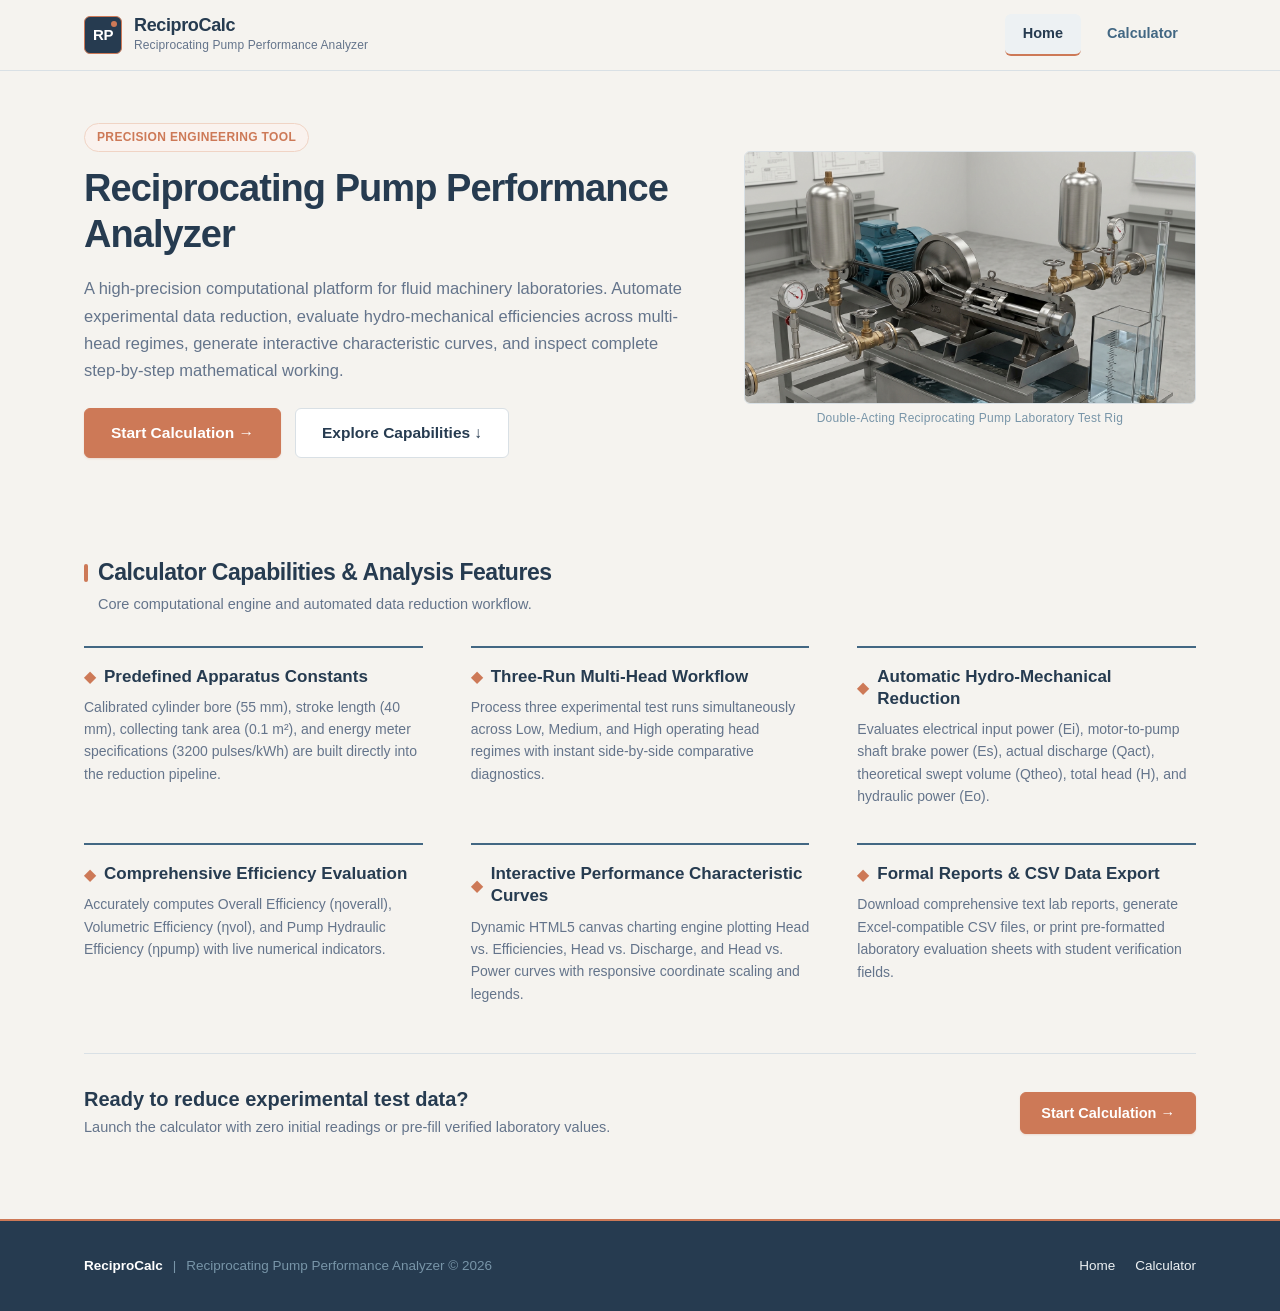
<file: index.html>
<!DOCTYPE html>
<html lang="en">
<head>
  <meta charset="UTF-8">
  <meta name="viewport" content="width=device-width, initial-scale=1.0">
  <title>ReciproCalc – Reciprocating Pump Performance Analyzer</title>
  <link rel="stylesheet" href="css/style.css">
  <link rel="stylesheet" href="css/responsive.css">
</head>
<body>

  <!-- Navigation Bar (Simple: Home & Calculator Only) -->
  <header class="site-header">
    <div class="container header-inner">
      <a href="index.html" class="brand-logo" aria-label="ReciproCalc Home">
        <div class="brand-mark">RP</div>
        <div class="brand-text-block">
          <span class="brand-name">ReciproCalc</span>
          <span class="brand-sub">Reciprocating Pump Performance Analyzer</span>
        </div>
      </a>

      <button class="nav-toggle" aria-label="Toggle Navigation Menu" aria-expanded="false">
        ☰
      </button>

      <nav class="main-nav">
        <ul class="nav-list">
          <li><a href="index.html" class="nav-link active">Home</a></li>
          <li><a href="pages/calculator.html" class="nav-link">Calculator</a></li>
        </ul>
      </nav>
    </div>
  </header>

  <!-- Hero Section -->
  <section class="content-section" style="padding-top: 52px; padding-bottom: 52px;">
    <div class="container">
      <div class="hero-layout">
        
        <!-- Hero Text -->
        <div class="hero-text-wrap">
          <span class="pill-badge">Precision Engineering Tool</span>
          <h1 class="hero-heading">
            Reciprocating Pump Performance Analyzer
          </h1>
          <p class="hero-desc">
            A high-precision computational platform for fluid machinery laboratories. Automate experimental data reduction, evaluate hydro-mechanical efficiencies across multi-head regimes, generate interactive characteristic curves, and inspect complete step-by-step mathematical working.
          </p>
          <div class="hero-cta-group">
            <a href="pages/calculator.html" class="btn btn-primary btn-lg">Start Calculation &rarr;</a>
            <a href="#capabilities" class="btn btn-outline btn-lg">Explore Capabilities &darr;</a>
          </div>
        </div>

        <!-- Reciprocating Pump Technical Image -->
        <div class="hero-image-wrap">
          <img 
            src="assets/images/reciprocating-pump.png" 
            alt="3D isometric CAD render of reciprocating pump laboratory test rig"
            class="hero-image"
          >
          <span class="hero-img-caption">
            Double-Acting Reciprocating Pump Laboratory Test Rig
          </span>
        </div>

      </div>
    </div>
  </section>

  <!-- Short Overview of the Calculator's Capabilities -->
  <main id="capabilities" class="content-section">
    <div class="container">
      
      <div class="section-header">
        <h2 class="section-title">Calculator Capabilities & Analysis Features</h2>
        <p class="section-subtitle">Core computational engine and automated data reduction workflow.</p>
      </div>

      <div class="capabilities-grid">
        
        <div class="capability-item">
          <h3 class="capability-title">
            <span class="capability-icon-tag">◆</span>
            Predefined Apparatus Constants
          </h3>
          <p class="capability-desc">
            Calibrated cylinder bore (55 mm), stroke length (40 mm), collecting tank area (0.1 m²), and energy meter specifications (3200 pulses/kWh) are built directly into the reduction pipeline.
          </p>
        </div>

        <div class="capability-item">
          <h3 class="capability-title">
            <span class="capability-icon-tag">◆</span>
            Three-Run Multi-Head Workflow
          </h3>
          <p class="capability-desc">
            Process three experimental test runs simultaneously across Low, Medium, and High operating head regimes with instant side-by-side comparative diagnostics.
          </p>
        </div>

        <div class="capability-item">
          <h3 class="capability-title">
            <span class="capability-icon-tag">◆</span>
            Automatic Hydro-Mechanical Reduction
          </h3>
          <p class="capability-desc">
            Evaluates electrical input power (Ei), motor-to-pump shaft brake power (Es), actual discharge (Qact), theoretical swept volume (Qtheo), total head (H), and hydraulic power (Eo).
          </p>
        </div>

        <div class="capability-item">
          <h3 class="capability-title">
            <span class="capability-icon-tag">◆</span>
            Comprehensive Efficiency Evaluation
          </h3>
          <p class="capability-desc">
            Accurately computes Overall Efficiency (ηoverall), Volumetric Efficiency (ηvol), and Pump Hydraulic Efficiency (ηpump) with live numerical indicators.
          </p>
        </div>

        <div class="capability-item">
          <h3 class="capability-title">
            <span class="capability-icon-tag">◆</span>
            Interactive Performance Characteristic Curves
          </h3>
          <p class="capability-desc">
            Dynamic HTML5 canvas charting engine plotting Head vs. Efficiencies, Head vs. Discharge, and Head vs. Power curves with responsive coordinate scaling and legends.
          </p>
        </div>

        <div class="capability-item">
          <h3 class="capability-title">
            <span class="capability-icon-tag">◆</span>
            Formal Reports & CSV Data Export
          </h3>
          <p class="capability-desc">
            Download comprehensive text lab reports, generate Excel-compatible CSV files, or print pre-formatted laboratory evaluation sheets with student verification fields.
          </p>
        </div>

      </div>

      <!-- Quick Launch Strip -->
      <div class="quick-launch-strip" style="margin-top: 48px;">
        <div class="quick-launch-text">
          <h3>Ready to reduce experimental test data?</h3>
          <p>Launch the calculator with zero initial readings or pre-fill verified laboratory values.</p>
        </div>
        <div>
          <a href="pages/calculator.html" class="btn btn-primary">Start Calculation &rarr;</a>
        </div>
      </div>

    </div>
  </main>

  <!-- Clean Footer -->
  <footer class="site-footer">
    <div class="container footer-content">
      <div class="footer-brand">
        <span class="footer-brand-title">ReciproCalc</span>
        <span class="footer-brand-sep">|</span>
        <span class="footer-copy">Reciprocating Pump Performance Analyzer &copy; <span class="current-year"></span></span>
      </div>
      <ul class="footer-links">
        <li><a href="index.html">Home</a></li>
        <li><a href="pages/calculator.html">Calculator</a></li>
      </ul>
    </div>
  </footer>

  <script src="js/main.js"></script>
</body>
</html>
</file>
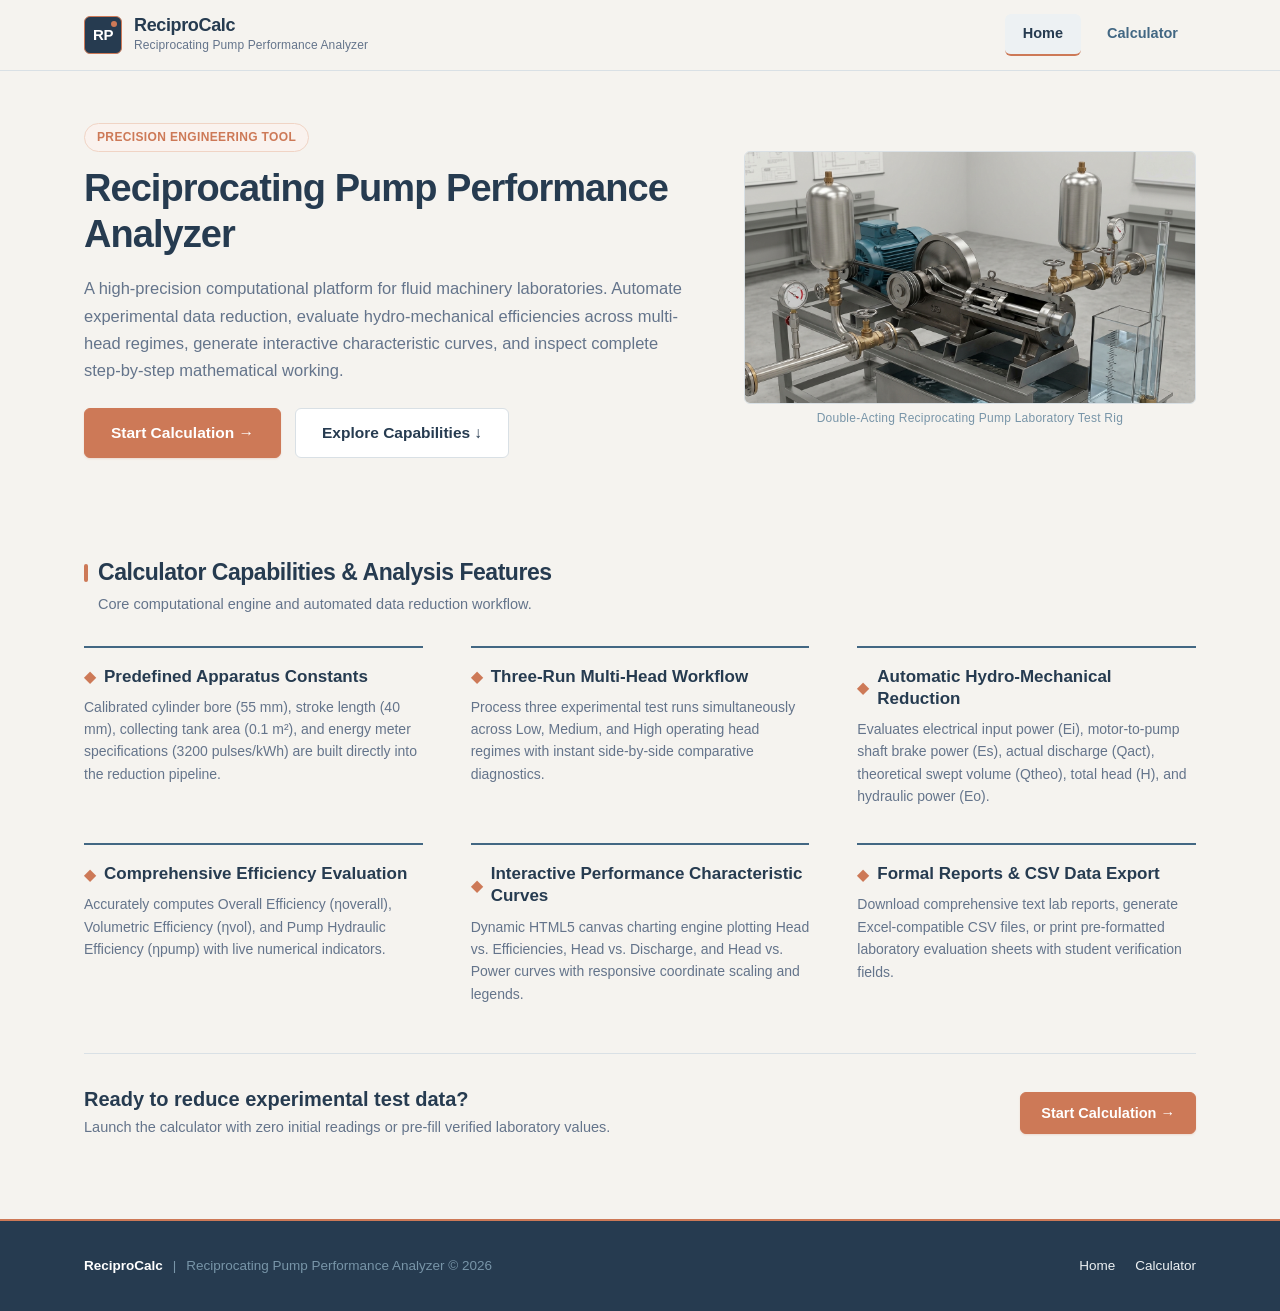
<file: reciprocating-pump-calculator/index.html>
<!DOCTYPE html>
<html lang="en">

<head>
  <meta charset="UTF-8">
  <meta name="viewport" content="width=device-width, initial-scale=1.0">
  <title>ReciproCalc – Reciprocating Pump Performance Analyzer</title>
  <link rel="stylesheet" href="css/style.css">
  <link rel="stylesheet" href="css/responsive.css">
</head>

<body>

  <!-- Navigation Bar (Simple: Home & Calculator Only) -->
  <header class="site-header">
    <div class="container header-inner">
      <a href="index.html" class="brand-logo" aria-label="ReciproCalc Home">
        <div class="brand-mark">RP</div>
        <div class="brand-text-block">
          <span class="brand-name">ReciproCalc</span>
          <span class="brand-sub">Reciprocating Pump Performance Analyzer</span>
        </div>
      </a>

      <button class="nav-toggle" aria-label="Toggle Navigation Menu" aria-expanded="false">
        ☰
      </button>

      <nav class="main-nav">
        <ul class="nav-list">
          <li><a href="index.html" class="nav-link active">Home</a></li>
          <li><a href="pages/calculator.html" class="nav-link">Calculator</a></li>
        </ul>
      </nav>
    </div>
  </header>

  <!-- Hero Section -->
  <section class="content-section" style="padding-top: 52px; padding-bottom: 52px;">
    <div class="container">
      <div class="hero-layout">

        <!-- Hero Text -->
        <div class="hero-text-wrap">
          <span class="pill-badge">Precision Engineering Tool</span>
          <h1 class="hero-heading">
            Reciprocating Pump Performance Analyzer
          </h1>
          <p class="hero-desc">
            A high-precision computational platform for fluid machinery laboratories. Automate experimental data
            reduction, evaluate hydro-mechanical efficiencies across multi-head regimes, generate interactive
            characteristic curves, and inspect complete step-by-step mathematical working.
          </p>
          <div class="hero-cta-group">
            <a href="pages/calculator.html" class="btn btn-primary btn-lg">Start Calculation &rarr;</a>
            <a href="#capabilities" class="btn btn-outline btn-lg">Explore Capabilities &darr;</a>
          </div>
        </div>

        <!-- Reciprocating Pump Technical Image -->
        <div class="hero-image-wrap">
          <img src="assets/images/reciprocating-pump.png"
            alt="3D isometric CAD render of reciprocating pump laboratory test rig" class="hero-image">
          <span class="hero-img-caption">
            Double-Acting Reciprocating Pump Laboratory Test Rig
          </span>
        </div>

      </div>
    </div>
  </section>

  <!-- Short Overview of the Calculator's Capabilities -->
  <main id="capabilities" class="content-section">
    <div class="container">

      <div class="section-header">
        <h2 class="section-title">Calculator Capabilities & Analysis Features</h2>
        <p class="section-subtitle">Core computational engine and automated data reduction workflow.</p>
      </div>

      <div class="capabilities-grid">

        <div class="capability-item">
          <h3 class="capability-title">
            <span class="capability-icon-tag">◆</span>
            Predefined Apparatus Constants
          </h3>
          <p class="capability-desc">
            Calibrated cylinder bore (55 mm), stroke length (40 mm), collecting tank area (0.1 m²), and energy meter
            specifications (3200 pulses/kWh) are built directly into the reduction pipeline.
          </p>
        </div>

        <div class="capability-item">
          <h3 class="capability-title">
            <span class="capability-icon-tag">◆</span>
            Three-Run Multi-Head Workflow
          </h3>
          <p class="capability-desc">
            Process three experimental test runs simultaneously across Low, Medium, and High operating head regimes with
            instant side-by-side comparative diagnostics.
          </p>
        </div>

        <div class="capability-item">
          <h3 class="capability-title">
            <span class="capability-icon-tag">◆</span>
            Automatic Hydro-Mechanical Reduction
          </h3>
          <p class="capability-desc">
            Evaluates electrical input power (Ei), motor-to-pump shaft brake power (Es), actual discharge (Qact),
            theoretical swept volume (Qtheo), total head (H), and hydraulic power (Eo).
          </p>
        </div>

        <div class="capability-item">
          <h3 class="capability-title">
            <span class="capability-icon-tag">◆</span>
            Comprehensive Efficiency Evaluation
          </h3>
          <p class="capability-desc">
            Accurately computes Overall Efficiency (ηoverall), Volumetric Efficiency (ηvol), and Pump Hydraulic
            Efficiency (ηpump) with live numerical indicators.
          </p>
        </div>

        <div class="capability-item">
          <h3 class="capability-title">
            <span class="capability-icon-tag">◆</span>
            Interactive Performance Characteristic Curves
          </h3>
          <p class="capability-desc">
            Dynamic HTML5 canvas charting engine plotting Head vs. Efficiencies, Head vs. Discharge, and Head vs. Power
            curves with responsive coordinate scaling and legends.
          </p>
        </div>

        <div class="capability-item">
          <h3 class="capability-title">
            <span class="capability-icon-tag">◆</span>
            Formal Reports & CSV Data Export
          </h3>
          <p class="capability-desc">
            Download comprehensive text lab reports, generate Excel-compatible CSV files, or print pre-formatted
            laboratory evaluation sheets with student verification fields.
          </p>
        </div>

      </div>

      <!-- Quick Launch Strip -->
      <div class="quick-launch-strip" style="margin-top: 48px;">
        <div class="quick-launch-text">
          <h3>Ready to reduce experimental test data?</h3>
          <p>Launch the calculator with zero initial readings or pre-fill verified laboratory values.</p>
        </div>
        <div>
          <a href="pages/calculator.html" class="btn btn-primary">Start Calculation &rarr;</a>
        </div>
      </div>

    </div>
  </main>

  <!-- Clean Footer -->
  <footer class="site-footer">
    <div class="container footer-content">
      <div class="footer-brand">
        <span class="footer-brand-title">ReciproCalc</span>
        <span class="footer-brand-sep">|</span>
        <span class="footer-copy">Reciprocating Pump Performance Analyzer &copy; <span
            class="current-year"></span></span>
      </div>
      <ul class="footer-links">
        <li><a href="index.html">Home</a></li>
        <li><a href="pages/calculator.html">Calculator</a></li>
      </ul>
    </div>
  </footer>

  <script src="js/main.js"></script>
</body>

</html>
</file>
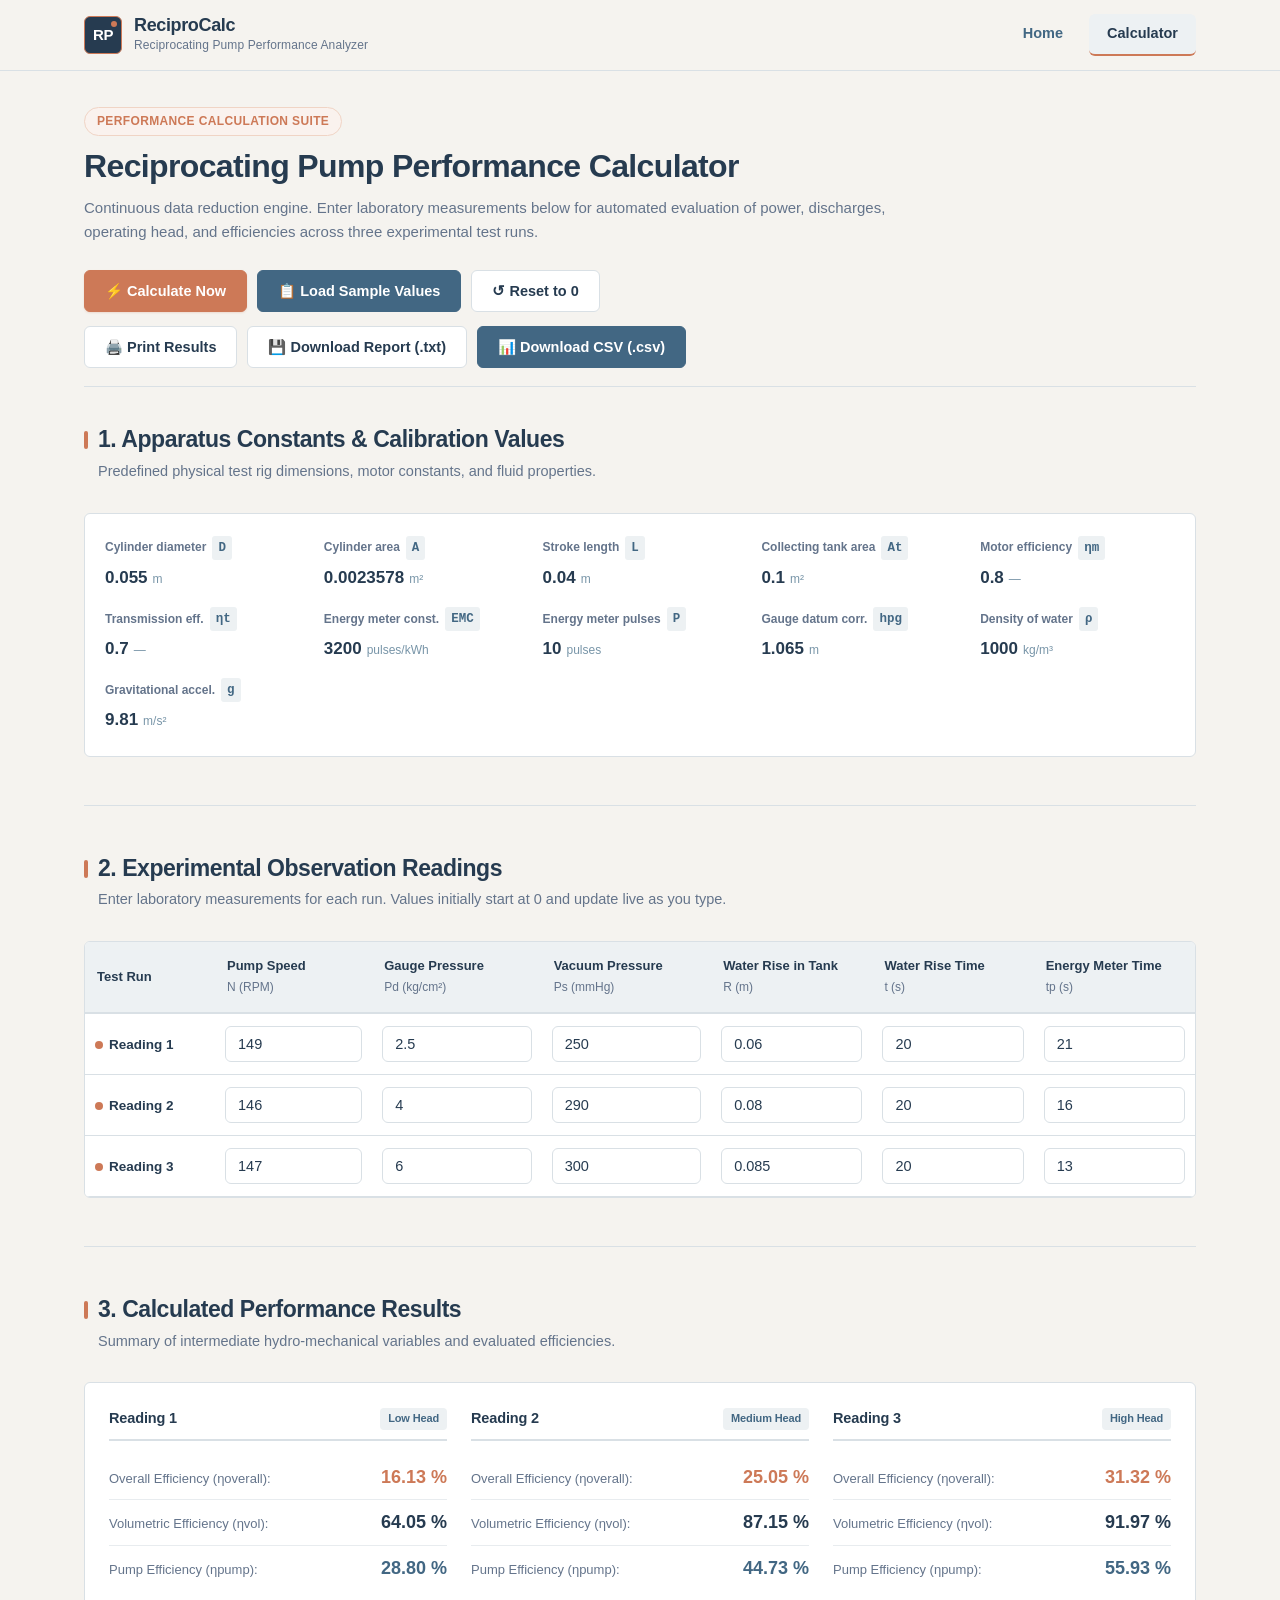
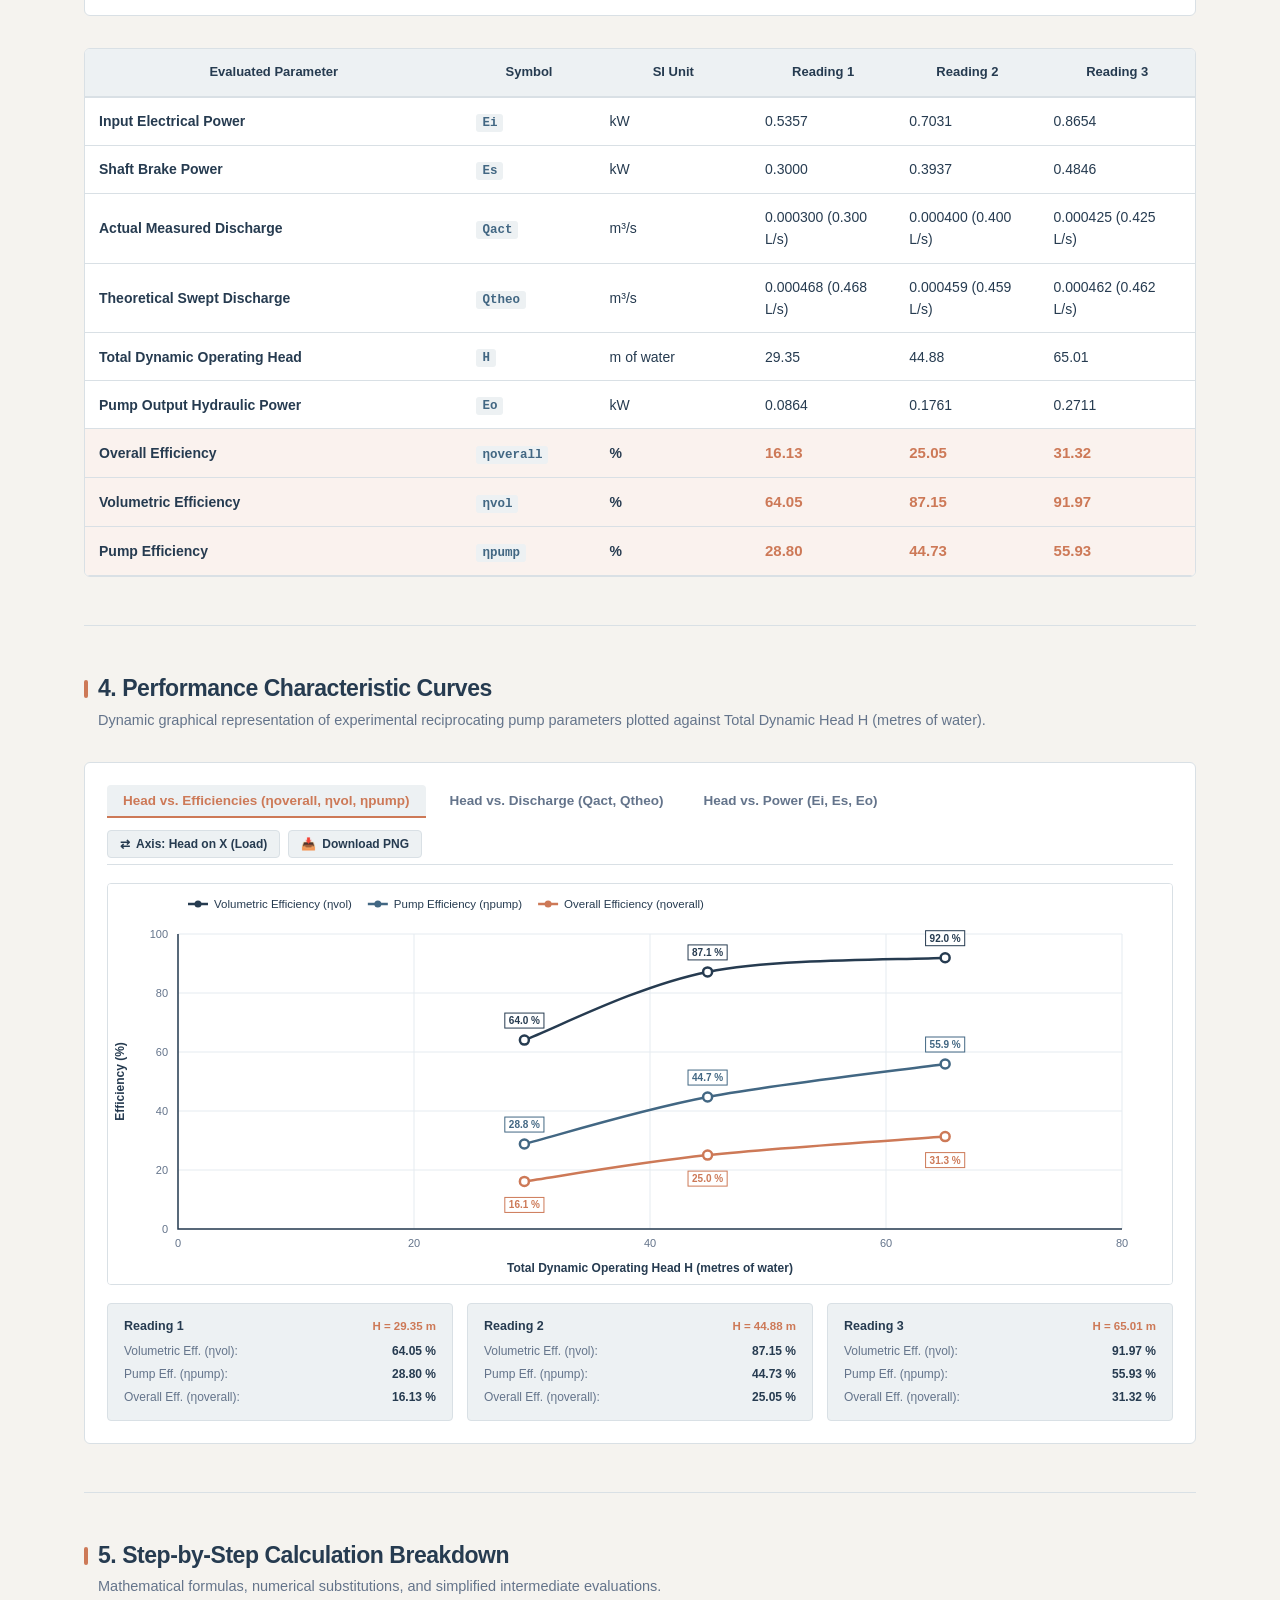
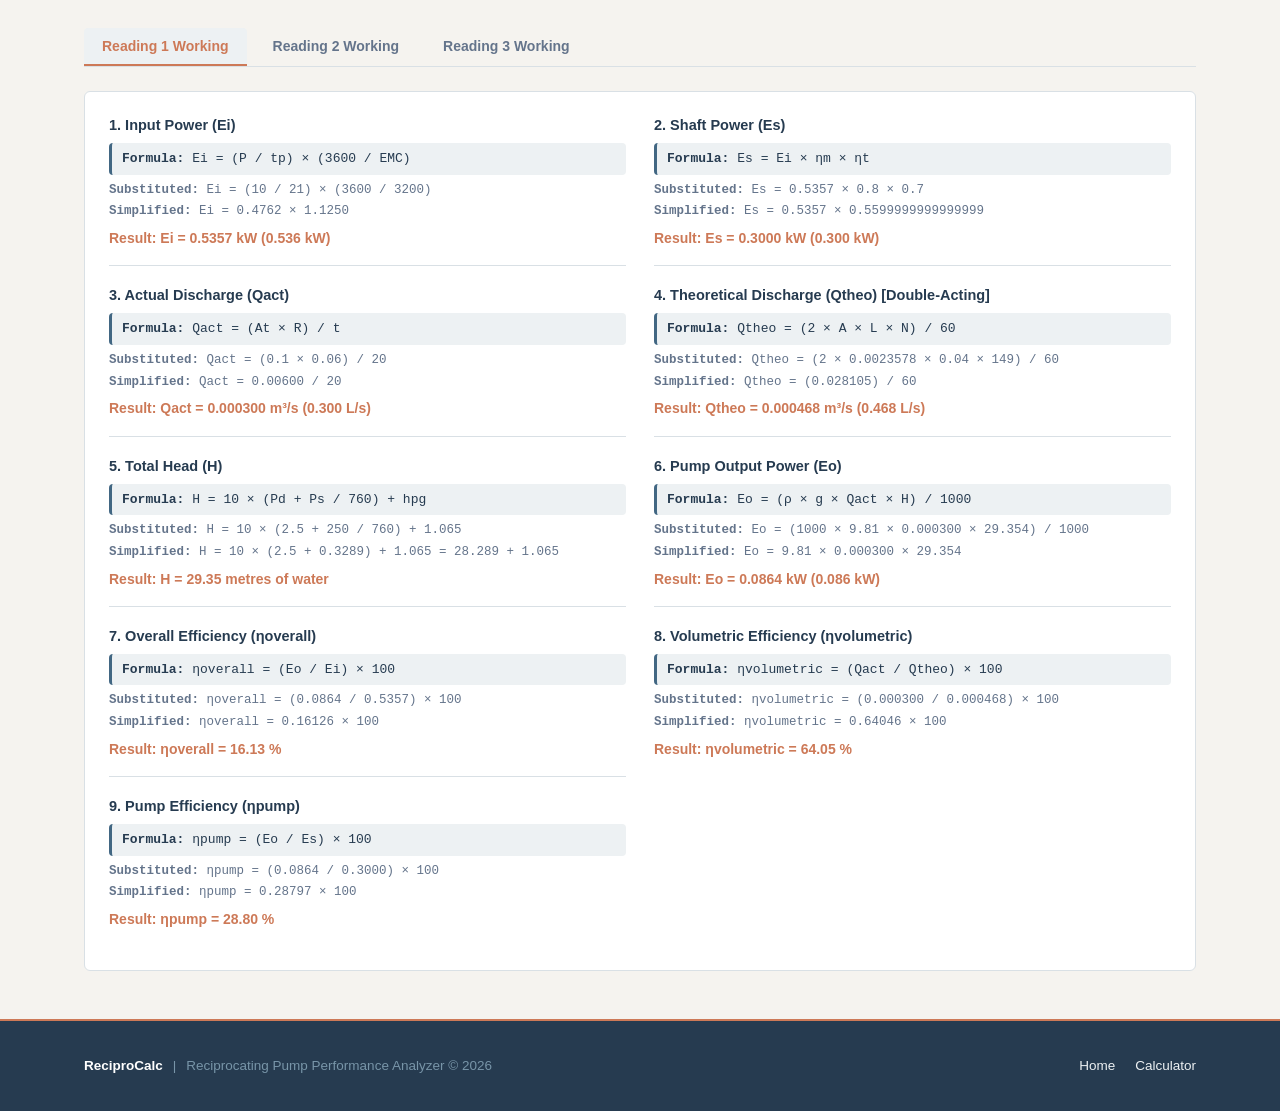
<file: pages/calculator.html>
<!DOCTYPE html>
<html lang="en">
<head>
  <meta charset="UTF-8">
  <meta name="viewport" content="width=device-width, initial-scale=1.0">
  <title>Calculator | ReciproCalc – Reciprocating Pump Performance Analyzer</title>
  <link rel="stylesheet" href="../css/style.css">
  <link rel="stylesheet" href="../css/calculator.css">
  <link rel="stylesheet" href="../css/responsive.css">
</head>
<body>

  <!-- Navigation Bar (Simple: Home & Calculator Only) -->
  <header class="site-header">
    <div class="container header-inner">
      <a href="../index.html" class="brand-logo" aria-label="ReciproCalc Home">
        <div class="brand-mark">RP</div>
        <div class="brand-text-block">
          <span class="brand-name">ReciproCalc</span>
          <span class="brand-sub">Reciprocating Pump Performance Analyzer</span>
        </div>
      </a>

      <button class="nav-toggle" aria-label="Toggle Navigation Menu" aria-expanded="false">
        ☰
      </button>

      <nav class="main-nav">
        <ul class="nav-list">
          <li><a href="../index.html" class="nav-link">Home</a></li>
          <li><a href="calculator.html" class="nav-link active">Calculator</a></li>
        </ul>
      </nav>
    </div>
  </header>

  <!-- Page Title Header (Flat, spacious) -->
  <div class="container" style="padding-top: 36px; padding-bottom: 8px;">
    <span class="pill-badge">Performance Calculation Suite</span>
    <h1 style="font-size: 32px; font-weight: 800; color: var(--deep-steel-blue); letter-spacing: -0.02em; margin-top: 10px; margin-bottom: 8px;">
      Reciprocating Pump Performance Calculator
    </h1>
    <p style="font-size: 15px; color: var(--text-secondary); max-width: 820px;">
      Continuous data reduction engine. Enter laboratory measurements below for automated evaluation of power, discharges, operating head, and efficiencies across three experimental test runs.
    </p>
  </div>

  <main class="container">

    <!-- Printable Header (Active only when printing laboratory sheet) -->
    <div class="print-only-header">
      <div class="print-title">DEPARTMENT OF MECHANICAL ENGINEERING</div>
      <div class="print-subtitle">Reciprocating Pump Performance Test — Laboratory Calculation Sheet</div>
      <div class="print-meta-grid">
        <div><strong>Student Name:</strong> ________________________</div>
        <div><strong>Roll / Reg No:</strong> ________________________</div>
        <div><strong>Date:</strong> ________________________</div>
        <div><strong>Batch / Group:</strong> ________________________</div>
        <div><strong>Pump Type:</strong> Double-Acting Reciprocating</div>
        <div><strong>Faculty Signature:</strong> ________________________</div>
      </div>
    </div>

    <!-- Action Bar (Prominent actions with 70:30 Steel Blue & Terracotta balance) -->
    <div class="calc-action-bar no-print">
      <div class="action-cluster">
        <button type="button" id="btn-calculate" class="btn btn-primary" title="Trigger calculation evaluation">
          ⚡ Calculate Now
        </button>
        <button type="button" id="btn-sample" class="btn btn-secondary" title="Load verified laboratory sample values">
          📋 Load Sample Values
        </button>
        <button type="button" id="btn-reset" class="btn btn-outline" title="Reset all input fields to 0">
          ↺ Reset to 0
        </button>
      </div>
      <div class="action-cluster">
        <button type="button" id="btn-print" class="btn btn-outline" title="Print formal lab calculation sheet">
          🖨️ Print Results
        </button>
        <button type="button" id="btn-download" class="btn btn-outline" title="Download comprehensive text report">
          💾 Download Report (.txt)
        </button>
        <button type="button" id="btn-download-csv" class="btn btn-secondary" title="Download Excel-compatible CSV data">
          📊 Download CSV (.csv)
        </button>
      </div>
    </div>

    <!-- Live Alert Box -->
    <div id="calculator-alert-container" style="display: none;"></div>

    <!-- Section 1: Predefined Apparatus and Calibration Values -->
    <section class="content-section" style="padding-top: 10px;">
      <div class="section-header">
        <h2 class="section-title">1. Apparatus Constants & Calibration Values</h2>
        <p class="section-subtitle">Predefined physical test rig dimensions, motor constants, and fluid properties.</p>
      </div>

      <div class="constants-list-grid">
        <div class="constant-data-point">
          <span class="constant-prop">Cylinder diameter <code class="code-sym">D</code></span>
          <span class="constant-val-line">0.055 <span class="constant-dim">m</span></span>
        </div>
        <div class="constant-data-point">
          <span class="constant-prop">Cylinder area <code class="code-sym">A</code></span>
          <span class="constant-val-line">0.0023578 <span class="constant-dim">m²</span></span>
        </div>
        <div class="constant-data-point">
          <span class="constant-prop">Stroke length <code class="code-sym">L</code></span>
          <span class="constant-val-line">0.04 <span class="constant-dim">m</span></span>
        </div>
        <div class="constant-data-point">
          <span class="constant-prop">Collecting tank area <code class="code-sym">At</code></span>
          <span class="constant-val-line">0.1 <span class="constant-dim">m²</span></span>
        </div>
        <div class="constant-data-point">
          <span class="constant-prop">Motor efficiency <code class="code-sym">ηm</code></span>
          <span class="constant-val-line">0.8 <span class="constant-dim">—</span></span>
        </div>
        <div class="constant-data-point">
          <span class="constant-prop">Transmission eff. <code class="code-sym">ηt</code></span>
          <span class="constant-val-line">0.7 <span class="constant-dim">—</span></span>
        </div>
        <div class="constant-data-point">
          <span class="constant-prop">Energy meter const. <code class="code-sym">EMC</code></span>
          <span class="constant-val-line">3200 <span class="constant-dim">pulses/kWh</span></span>
        </div>
        <div class="constant-data-point">
          <span class="constant-prop">Energy meter pulses <code class="code-sym">P</code></span>
          <span class="constant-val-line">10 <span class="constant-dim">pulses</span></span>
        </div>
        <div class="constant-data-point">
          <span class="constant-prop">Gauge datum corr. <code class="code-sym">hpg</code></span>
          <span class="constant-val-line">1.065 <span class="constant-dim">m</span></span>
        </div>
        <div class="constant-data-point">
          <span class="constant-prop">Density of water <code class="code-sym">ρ</code></span>
          <span class="constant-val-line">1000 <span class="constant-dim">kg/m³</span></span>
        </div>
        <div class="constant-data-point">
          <span class="constant-prop">Gravitational accel. <code class="code-sym">g</code></span>
          <span class="constant-val-line">9.81 <span class="constant-dim">m/s²</span></span>
        </div>
      </div>
    </section>

    <!-- Section 2: Experimental Input Fields (Three Experimental Test Runs) -->
    <section class="content-section">
      <div class="section-header">
        <h2 class="section-title">2. Experimental Observation Readings</h2>
        <p class="section-subtitle">Enter laboratory measurements for each run. Values initially start at 0 and update live as you type.</p>
      </div>

      <div class="table-responsive">
        <table class="data-entry-table">
          <thead>
            <tr>
              <th style="min-width: 130px;">Test Run</th>
              <th style="min-width: 140px;">Pump Speed<br><span class="unit-label">N (RPM)</span></th>
              <th style="min-width: 155px;">Gauge Pressure<br><span class="unit-label">Pd (kg/cm²)</span></th>
              <th style="min-width: 155px;">Vacuum Pressure<br><span class="unit-label">Ps (mmHg)</span></th>
              <th style="min-width: 145px;">Water Rise in Tank<br><span class="unit-label">R (m)</span></th>
              <th style="min-width: 145px;">Water Rise Time<br><span class="unit-label">t (s)</span></th>
              <th style="min-width: 145px;">Energy Meter Time<br><span class="unit-label">tp (s)</span></th>
            </tr>
          </thead>
          <tbody>
            <!-- Test Run 1 -->
            <tr>
              <td><span class="reading-tag">Reading 1</span></td>
              <td>
                <div class="form-input-wrap">
                  <input type="number" id="rpm_1" class="form-control-input" value="0" placeholder="0" step="any" min="0" aria-label="Reading 1 Pump Speed RPM">
                </div>
              </td>
              <td>
                <div class="form-input-wrap">
                  <input type="number" id="pd_1" class="form-control-input" value="0" placeholder="0" step="any" min="0" aria-label="Reading 1 Gauge Pressure Pd">
                </div>
              </td>
              <td>
                <div class="form-input-wrap">
                  <input type="number" id="ps_1" class="form-control-input" value="0" placeholder="0" step="any" min="0" aria-label="Reading 1 Vacuum Pressure Ps">
                </div>
              </td>
              <td>
                <div class="form-input-wrap">
                  <input type="number" id="r_1" class="form-control-input" value="0" placeholder="0" step="any" min="0" aria-label="Reading 1 Water Rise R">
                </div>
              </td>
              <td>
                <div class="form-input-wrap">
                  <input type="number" id="t_1" class="form-control-input" value="0" placeholder="0" step="any" min="0" aria-label="Reading 1 Water Rise Time t">
                </div>
              </td>
              <td>
                <div class="form-input-wrap">
                  <input type="number" id="tp_1" class="form-control-input" value="0" placeholder="0" step="any" min="0" aria-label="Reading 1 Energy Meter Time tp">
                </div>
              </td>
            </tr>

            <!-- Test Run 2 -->
            <tr>
              <td><span class="reading-tag">Reading 2</span></td>
              <td>
                <div class="form-input-wrap">
                  <input type="number" id="rpm_2" class="form-control-input" value="0" placeholder="0" step="any" min="0" aria-label="Reading 2 Pump Speed RPM">
                </div>
              </td>
              <td>
                <div class="form-input-wrap">
                  <input type="number" id="pd_2" class="form-control-input" value="0" placeholder="0" step="any" min="0" aria-label="Reading 2 Gauge Pressure Pd">
                </div>
              </td>
              <td>
                <div class="form-input-wrap">
                  <input type="number" id="ps_2" class="form-control-input" value="0" placeholder="0" step="any" min="0" aria-label="Reading 2 Vacuum Pressure Ps">
                </div>
              </td>
              <td>
                <div class="form-input-wrap">
                  <input type="number" id="r_2" class="form-control-input" value="0" placeholder="0" step="any" min="0" aria-label="Reading 2 Water Rise R">
                </div>
              </td>
              <td>
                <div class="form-input-wrap">
                  <input type="number" id="t_2" class="form-control-input" value="0" placeholder="0" step="any" min="0" aria-label="Reading 2 Water Rise Time t">
                </div>
              </td>
              <td>
                <div class="form-input-wrap">
                  <input type="number" id="tp_2" class="form-control-input" value="0" placeholder="0" step="any" min="0" aria-label="Reading 2 Energy Meter Time tp">
                </div>
              </td>
            </tr>

            <!-- Test Run 3 -->
            <tr>
              <td><span class="reading-tag">Reading 3</span></td>
              <td>
                <div class="form-input-wrap">
                  <input type="number" id="rpm_3" class="form-control-input" value="0" placeholder="0" step="any" min="0" aria-label="Reading 3 Pump Speed RPM">
                </div>
              </td>
              <td>
                <div class="form-input-wrap">
                  <input type="number" id="pd_3" class="form-control-input" value="0" placeholder="0" step="any" min="0" aria-label="Reading 3 Gauge Pressure Pd">
                </div>
              </td>
              <td>
                <div class="form-input-wrap">
                  <input type="number" id="ps_3" class="form-control-input" value="0" placeholder="0" step="any" min="0" aria-label="Reading 3 Vacuum Pressure Ps">
                </div>
              </td>
              <td>
                <div class="form-input-wrap">
                  <input type="number" id="r_3" class="form-control-input" value="0" placeholder="0" step="any" min="0" aria-label="Reading 3 Water Rise R">
                </div>
              </td>
              <td>
                <div class="form-input-wrap">
                  <input type="number" id="t_3" class="form-control-input" value="0" placeholder="0" step="any" min="0" aria-label="Reading 3 Water Rise Time t">
                </div>
              </td>
              <td>
                <div class="form-input-wrap">
                  <input type="number" id="tp_3" class="form-control-input" value="0" placeholder="0" step="any" min="0" aria-label="Reading 3 Energy Meter Time tp">
                </div>
              </td>
            </tr>
          </tbody>
        </table>
      </div>
    </section>

    <!-- Section 3: Automatic Calculations & Efficiency Calculations -->
    <section id="results-dashboard" class="content-section">
      <div class="section-header">
        <h2 class="section-title">3. Calculated Performance Results</h2>
        <p class="section-subtitle">Summary of intermediate hydro-mechanical variables and evaluated efficiencies.</p>
      </div>

      <!-- Efficiency Overview Horizontal Strip (Flat, clean, no boxed cards) -->
      <div class="efficiency-summary-strip">
        
        <div class="summary-reading-col">
          <div class="summary-col-title">
            Reading 1
            <span class="summary-col-badge">Low Head</span>
          </div>
          <div class="efficiency-metric-row">
            <span class="efficiency-metric-label">Overall Efficiency (ηoverall):</span>
            <span id="card_overall_1" class="efficiency-metric-val primary">0.00 %</span>
          </div>
          <div class="efficiency-metric-row">
            <span class="efficiency-metric-label">Volumetric Efficiency (ηvol):</span>
            <span id="card_vol_1" class="efficiency-metric-val vol">0.00 %</span>
          </div>
          <div class="efficiency-metric-row">
            <span class="efficiency-metric-label">Pump Efficiency (ηpump):</span>
            <span id="card_pump_1" class="efficiency-metric-val pump">0.00 %</span>
          </div>
        </div>

        <div class="summary-reading-col">
          <div class="summary-col-title">
            Reading 2
            <span class="summary-col-badge">Medium Head</span>
          </div>
          <div class="efficiency-metric-row">
            <span class="efficiency-metric-label">Overall Efficiency (ηoverall):</span>
            <span id="card_overall_2" class="efficiency-metric-val primary">0.00 %</span>
          </div>
          <div class="efficiency-metric-row">
            <span class="efficiency-metric-label">Volumetric Efficiency (ηvol):</span>
            <span id="card_vol_2" class="efficiency-metric-val vol">0.00 %</span>
          </div>
          <div class="efficiency-metric-row">
            <span class="efficiency-metric-label">Pump Efficiency (ηpump):</span>
            <span id="card_pump_2" class="efficiency-metric-val pump">0.00 %</span>
          </div>
        </div>

        <div class="summary-reading-col">
          <div class="summary-col-title">
            Reading 3
            <span class="summary-col-badge">High Head</span>
          </div>
          <div class="efficiency-metric-row">
            <span class="efficiency-metric-label">Overall Efficiency (ηoverall):</span>
            <span id="card_overall_3" class="efficiency-metric-val primary">0.00 %</span>
          </div>
          <div class="efficiency-metric-row">
            <span class="efficiency-metric-label">Volumetric Efficiency (ηvol):</span>
            <span id="card_vol_3" class="efficiency-metric-val vol">0.00 %</span>
          </div>
          <div class="efficiency-metric-row">
            <span class="efficiency-metric-label">Pump Efficiency (ηpump):</span>
            <span id="card_pump_3" class="efficiency-metric-val pump">0.00 %</span>
          </div>
        </div>

      </div>

      <!-- Detailed Comparison Table -->
      <div class="table-responsive">
        <table class="results-table">
          <thead>
            <tr>
              <th style="width: 34%;">Evaluated Parameter</th>
              <th class="center" style="width: 12%;">Symbol</th>
              <th style="width: 14%;">SI Unit</th>
              <th class="numeric" style="width: 13%;">Reading 1</th>
              <th class="numeric" style="width: 13%;">Reading 2</th>
              <th class="numeric" style="width: 14%;">Reading 3</th>
            </tr>
          </thead>
          <tbody>
            <tr>
              <td><strong>Input Electrical Power</strong></td>
              <td class="center"><code class="code-sym">Ei</code></td>
              <td class="unit-label">kW</td>
              <td id="res_ei_1" class="numeric">0.000</td>
              <td id="res_ei_2" class="numeric">0.000</td>
              <td id="res_ei_3" class="numeric">0.000</td>
            </tr>
            <tr>
              <td><strong>Shaft Brake Power</strong></td>
              <td class="center"><code class="code-sym">Es</code></td>
              <td class="unit-label">kW</td>
              <td id="res_es_1" class="numeric">0.000</td>
              <td id="res_es_2" class="numeric">0.000</td>
              <td id="res_es_3" class="numeric">0.000</td>
            </tr>
            <tr>
              <td><strong>Actual Measured Discharge</strong></td>
              <td class="center"><code class="code-sym">Qact</code></td>
              <td class="unit-label">m³/s</td>
              <td id="res_qact_1" class="numeric">0.000000</td>
              <td id="res_qact_2" class="numeric">0.000000</td>
              <td id="res_qact_3" class="numeric">0.000000</td>
            </tr>
            <tr>
              <td><strong>Theoretical Swept Discharge</strong></td>
              <td class="center"><code class="code-sym">Qtheo</code></td>
              <td class="unit-label">m³/s</td>
              <td id="res_qtheo_1" class="numeric">0.000000</td>
              <td id="res_qtheo_2" class="numeric">0.000000</td>
              <td id="res_qtheo_3" class="numeric">0.000000</td>
            </tr>
            <tr>
              <td><strong>Total Dynamic Operating Head</strong></td>
              <td class="center"><code class="code-sym">H</code></td>
              <td class="unit-label">m of water</td>
              <td id="res_head_1" class="numeric">0.00</td>
              <td id="res_head_2" class="numeric">0.00</td>
              <td id="res_head_3" class="numeric">0.00</td>
            </tr>
            <tr>
              <td><strong>Pump Output Hydraulic Power</strong></td>
              <td class="center"><code class="code-sym">Eo</code></td>
              <td class="unit-label">kW</td>
              <td id="res_eo_1" class="numeric">0.000</td>
              <td id="res_eo_2" class="numeric">0.000</td>
              <td id="res_eo_3" class="numeric">0.000</td>
            </tr>
            <tr class="highlight-metric">
              <td><strong>Overall Efficiency</strong></td>
              <td class="center"><code class="code-sym">ηoverall</code></td>
              <td class="unit-label">%</td>
              <td id="res_overall_1" class="numeric eff-highlight">0.00</td>
              <td id="res_overall_2" class="numeric eff-highlight">0.00</td>
              <td id="res_overall_3" class="numeric eff-highlight">0.00</td>
            </tr>
            <tr class="highlight-metric">
              <td><strong>Volumetric Efficiency</strong></td>
              <td class="center"><code class="code-sym">ηvol</code></td>
              <td class="unit-label">%</td>
              <td id="res_vol_1" class="numeric eff-highlight">0.00</td>
              <td id="res_vol_2" class="numeric eff-highlight">0.00</td>
              <td id="res_vol_3" class="numeric eff-highlight">0.00</td>
            </tr>
            <tr class="highlight-metric">
              <td><strong>Pump Efficiency</strong></td>
              <td class="center"><code class="code-sym">ηpump</code></td>
              <td class="unit-label">%</td>
              <td id="res_pump_1" class="numeric eff-highlight">0.00</td>
              <td id="res_pump_2" class="numeric eff-highlight">0.00</td>
              <td id="res_pump_3" class="numeric eff-highlight">0.00</td>
            </tr>
          </tbody>
        </table>
      </div>
    </section>

    <!-- Section 4: Performance Graphs and Comparison -->
    <section class="content-section no-print">
      <div class="section-header">
        <h2 class="section-title">4. Performance Characteristic Curves</h2>
        <p class="section-subtitle">Dynamic graphical representation of experimental reciprocating pump parameters plotted against Total Dynamic Head H (metres of water).</p>
      </div>

      <div class="chart-wrapper">
        <div class="chart-header-row">
          <div class="chart-tabs">
            <button type="button" class="chart-tab-btn active" data-chart="head_eff">Head vs. Efficiencies (ηoverall, ηvol, ηpump)</button>
            <button type="button" class="chart-tab-btn" data-chart="head_q">Head vs. Discharge (Qact, Qtheo)</button>
            <button type="button" class="chart-tab-btn" data-chart="head_power">Head vs. Power (Ei, Es, Eo)</button>
          </div>
          <div class="chart-controls-cluster">
            <button type="button" id="btn-swap-axes" class="chart-control-btn" title="Toggle between Head on X-axis (Load) and Head on Y-axis (Standard H vs η)">
              <span>⇄</span> <span id="swap-axes-text">Axis: Head on X (Load)</span>
            </button>
            <button type="button" id="btn-export-chart" class="chart-control-btn" title="Download performance curve chart as PNG image">
              <span>📥</span> <span>Download PNG</span>
            </button>
          </div>
        </div>

        <div class="chart-canvas-area">
          <canvas id="pumpChart"></canvas>
          <div id="chart-tooltip" class="chart-tooltip"></div>
        </div>

        <!-- Coordinates Summary Strip -->
        <div id="chart-data-chips" class="chart-data-strip"></div>
      </div>
    </section>

    <!-- Section 5: Intermediate Calculation Steps (Document-Style) -->
    <section class="content-section">
      <div class="section-header">
        <h2 class="section-title">5. Step-by-Step Calculation Breakdown</h2>
        <p class="section-subtitle">Mathematical formulas, numerical substitutions, and simplified intermediate evaluations.</p>
      </div>

      <div class="calc-nav-tabs">
        <button type="button" class="calc-tab-btn active" data-tab="0">Reading 1 Working</button>
        <button type="button" class="calc-tab-btn" data-tab="1">Reading 2 Working</button>
        <button type="button" class="calc-tab-btn" data-tab="2">Reading 3 Working</button>
      </div>

      <div id="calc-details-content">
        <!-- Rendered dynamically in document format -->
      </div>
    </section>

  </main>

  <!-- Clean Footer -->
  <footer class="site-footer">
    <div class="container footer-content">
      <div class="footer-brand">
        <span class="footer-brand-title">ReciproCalc</span>
        <span class="footer-brand-sep">|</span>
        <span class="footer-copy">Reciprocating Pump Performance Analyzer &copy; <span class="current-year"></span></span>
      </div>
      <ul class="footer-links">
        <li><a href="../index.html">Home</a></li>
        <li><a href="calculator.html">Calculator</a></li>
      </ul>
    </div>
  </footer>

  <script src="../js/validation.js"></script>
  <script src="../js/calculator.js"></script>
  <script src="../js/main.js"></script>
</body>
</html>
</file>
<file: css/style.css>
/* ==========================================================================
   ReciproCalc – Reciprocating Pump Performance Analyzer
   Global Theme Stylesheet: Steel Blue + Terracotta (70:30 Distribution)
   Clean, flat, and spacious layout without heavy cards or box shadows
   ========================================================================== */

:root {
  /* 70% Cool Colors */
  --deep-steel-blue: #263B50;
  --steel-blue: #426783;
  --steel-blue-hover: #345269;
  --muted-blue-grey: #7895A8;
  --cool-tint: #EDF1F3;

  /* 30% Warm Colors */
  --terracotta: #CD7957;
  --terracotta-hover: #B86544;
  --terracotta-active: #9F5435;
  --muted-peach: #E8BDA6;
  --muted-peach-subtle: #FAF2EE;
  --muted-peach-border: #F0D4C5;

  /* Supporting Colors */
  --bg-main: #F5F3EF;
  --bg-secondary: #EDF1F3;
  --bg-white: #FFFFFF;
  --text-main: #263B50;
  --text-secondary: #64748B;
  --border-color: #D9E0E5;
  --border-subtle: #E8ECEF;

  /* Status Colors */
  --status-success: #2E7D5B;
  --status-success-bg: #EBF7F0;
  --status-warning: #B86E2A;
  --status-warning-bg: #FDF4EB;
  --status-danger: #B93838;
  --status-danger-bg: #FDF0F0;

  /* Typography */
  --font-sans: "Inter", -apple-system, BlinkMacSystemFont, "Segoe UI", Roboto, "Helvetica Neue", Arial, sans-serif;
  --font-mono: ui-monospace, SFMono-Regular, Menlo, Monaco, Consolas, "Liberation Mono", monospace;

  /* Layout */
  --max-width: 1160px;
  --nav-height: 70px;
  --radius: 6px;
  --radius-sm: 4px;
}

/* Base Reset */
*, *::before, *::after {
  box-sizing: border-box;
  margin: 0;
  padding: 0;
}

html {
  font-size: 16px;
  scroll-behavior: smooth;
}

body {
  font-family: var(--font-sans);
  background-color: var(--bg-main);
  color: var(--text-main);
  line-height: 1.6;
  min-height: 100vh;
  display: flex;
  flex-direction: column;
  -webkit-font-smoothing: antialiased;
}

/* Layout Container */
.container {
  width: 100%;
  max-width: var(--max-width);
  margin: 0 auto;
  padding: 0 24px;
}

/* Navigation Header */
.site-header {
  background-color: var(--bg-main);
  border-bottom: 1px solid var(--border-color);
  position: sticky;
  top: 0;
  z-index: 100;
  transition: background-color 0.2s ease, border-color 0.2s ease;
}

.header-inner {
  display: flex;
  align-items: center;
  justify-content: space-between;
  height: var(--nav-height);
}

.brand-logo {
  display: flex;
  align-items: center;
  gap: 12px;
  text-decoration: none;
  color: var(--deep-steel-blue);
  transition: opacity 0.15s ease;
}

.brand-logo:hover {
  opacity: 0.9;
}

.brand-mark {
  width: 38px;
  height: 38px;
  border-radius: var(--radius);
  background-color: var(--deep-steel-blue);
  color: #FFFFFF;
  display: flex;
  align-items: center;
  justify-content: center;
  font-weight: 800;
  font-size: 15px;
  letter-spacing: -0.5px;
  border: 1.5px solid var(--terracotta);
  position: relative;
}

.brand-mark::after {
  content: "";
  position: absolute;
  top: 4px;
  right: 4px;
  width: 6px;
  height: 6px;
  border-radius: 50%;
  background-color: var(--terracotta);
}

.brand-text-block {
  display: flex;
  flex-direction: column;
}

.brand-name {
  font-size: 18px;
  font-weight: 800;
  color: var(--deep-steel-blue);
  letter-spacing: -0.02em;
  line-height: 1.2;
}

.brand-sub {
  font-size: 12px;
  color: var(--text-secondary);
  font-weight: 500;
  letter-spacing: 0.01em;
}

/* Main Navigation */
.main-nav {
  display: flex;
  align-items: center;
}

.nav-list {
  display: flex;
  list-style: none;
  gap: 8px;
  align-items: center;
}

.nav-link {
  display: inline-block;
  padding: 8px 18px;
  color: var(--steel-blue);
  text-decoration: none;
  font-size: 14.5px;
  font-weight: 600;
  border-radius: var(--radius);
  border-bottom: 2px solid transparent;
  transition: all 0.15s ease-in-out;
}

.nav-link:hover {
  color: var(--terracotta);
  background-color: var(--bg-secondary);
}

.nav-link.active {
  color: var(--deep-steel-blue);
  font-weight: 700;
  background-color: var(--bg-secondary);
  border-bottom: 2px solid var(--terracotta);
}

.nav-toggle {
  display: none;
  background: var(--bg-white);
  border: 1px solid var(--border-color);
  border-radius: var(--radius);
  padding: 6px 12px;
  cursor: pointer;
  color: var(--deep-steel-blue);
  font-size: 20px;
  line-height: 1;
}

/* Content Sections (Flat, spacious, continuous with subtle separators) */
.content-section {
  padding: 48px 0;
  border-bottom: 1px solid var(--border-color);
}

.content-section:last-of-type {
  border-bottom: none;
}

.section-header {
  margin-bottom: 30px;
}

.section-title {
  font-size: 23px;
  font-weight: 800;
  color: var(--deep-steel-blue);
  letter-spacing: -0.02em;
  margin-bottom: 6px;
  display: flex;
  align-items: center;
  gap: 10px;
}

.section-title::before {
  content: "";
  display: inline-block;
  width: 4px;
  height: 18px;
  background-color: var(--terracotta);
  border-radius: 2px;
}

.section-subtitle {
  font-size: 14.5px;
  color: var(--text-secondary);
  line-height: 1.5;
  padding-left: 14px;
}

/* Typography Headings */
h1, h2, h3, h4, h5, h6 {
  color: var(--deep-steel-blue);
  font-weight: 700;
  line-height: 1.3;
}

p {
  color: var(--text-main);
}

/* Buttons */
.btn {
  display: inline-flex;
  align-items: center;
  justify-content: center;
  gap: 8px;
  padding: 10px 20px;
  font-size: 14.5px;
  font-weight: 600;
  border-radius: var(--radius);
  border: 1px solid transparent;
  cursor: pointer;
  text-decoration: none;
  transition: all 0.15s ease-in-out;
  line-height: 1.4;
  font-family: inherit;
}

/* Primary Button: 30% Warm Terracotta */
.btn-primary {
  background-color: var(--terracotta);
  color: #FFFFFF;
  border-color: var(--terracotta);
  box-shadow: 0 1px 2px rgba(205, 121, 87, 0.2);
}

.btn-primary:hover {
  background-color: var(--terracotta-hover);
  border-color: var(--terracotta-hover);
  color: #FFFFFF;
}

.btn-primary:active {
  background-color: var(--terracotta-active);
  border-color: var(--terracotta-active);
}

/* Secondary Button: 70% Cool Steel Blue */
.btn-secondary {
  background-color: var(--steel-blue);
  color: #FFFFFF;
  border-color: var(--steel-blue);
}

.btn-secondary:hover {
  background-color: var(--deep-steel-blue);
  border-color: var(--deep-steel-blue);
  color: #FFFFFF;
}

/* Outline Buttons */
.btn-outline {
  background-color: var(--bg-white);
  color: var(--deep-steel-blue);
  border-color: var(--border-color);
}

.btn-outline:hover {
  background-color: var(--bg-secondary);
  border-color: var(--muted-blue-grey);
  color: var(--deep-steel-blue);
}

.btn-terracotta-outline {
  background-color: transparent;
  color: var(--terracotta);
  border-color: var(--terracotta);
}

.btn-terracotta-outline:hover {
  background-color: var(--muted-peach-subtle);
  color: var(--terracotta-hover);
}

.btn-lg {
  padding: 13px 26px;
  font-size: 15.5px;
}

.btn-sm {
  padding: 6px 14px;
  font-size: 13px;
}

/* Pills and Badges */
.pill-badge {
  display: inline-flex;
  align-items: center;
  gap: 6px;
  padding: 4px 12px;
  border-radius: 9999px;
  font-size: 12px;
  font-weight: 700;
  letter-spacing: 0.03em;
  text-transform: uppercase;
  background-color: var(--muted-peach-subtle);
  color: var(--terracotta);
  border: 1px solid var(--muted-peach-border);
}

.pill-badge-cool {
  background-color: var(--bg-secondary);
  color: var(--steel-blue);
  border: 1px solid var(--border-color);
}

/* Tables - Engineering Data Tables */
.table-responsive {
  width: 100%;
  overflow-x: auto;
  -webkit-overflow-scrolling: touch;
  margin-top: 14px;
  border: 1px solid var(--border-color);
  border-radius: var(--radius);
  background-color: var(--bg-white);
}

.eng-table {
  width: 100%;
  border-collapse: collapse;
  font-size: 14px;
  text-align: left;
}

.eng-table th {
  padding: 13px 14px;
  font-size: 13px;
  font-weight: 700;
  color: var(--deep-steel-blue);
  background-color: var(--bg-secondary);
  border-bottom: 2px solid var(--border-color);
  white-space: nowrap;
}

.eng-table td {
  padding: 12px 14px;
  border-bottom: 1px solid var(--border-color);
  color: var(--text-main);
  vertical-align: middle;
}

.eng-table tbody tr:last-child td {
  border-bottom: none;
}

.eng-table tbody tr:hover {
  background-color: var(--bg-secondary);
}

.eng-table td.numeric,
.eng-table th.numeric {
  text-align: right;
  font-variant-numeric: tabular-nums;
}

.eng-table td.center,
.eng-table th.center {
  text-align: center;
}

.code-sym {
  font-family: var(--font-mono);
  font-size: 12.5px;
  color: var(--steel-blue);
  background-color: var(--bg-secondary);
  padding: 2px 6px;
  border-radius: 3px;
  font-weight: 600;
}

.unit-label {
  font-size: 12px;
  color: var(--text-secondary);
  font-weight: 500;
}

/* Alert Boxes */
.alert {
  padding: 14px 18px;
  border-radius: var(--radius);
  font-size: 14px;
  line-height: 1.5;
  margin-bottom: 22px;
  border: 1px solid transparent;
}

.alert-info {
  background-color: var(--bg-secondary);
  border-color: var(--muted-blue-grey);
  color: var(--deep-steel-blue);
}

.alert-warning {
  background-color: var(--status-warning-bg);
  border-color: var(--muted-peach);
  color: var(--status-warning);
}

.alert-danger {
  background-color: var(--status-danger-bg);
  border-color: #F5C6CB;
  color: var(--status-danger);
}

/* Hero Section */
.hero-layout {
  display: grid;
  grid-template-columns: 1.15fr 0.85fr;
  gap: 48px;
  align-items: center;
}

.hero-heading {
  font-size: 38px;
  font-weight: 800;
  color: var(--deep-steel-blue);
  line-height: 1.2;
  letter-spacing: -0.025em;
  margin-top: 14px;
  margin-bottom: 18px;
}

.hero-desc {
  font-size: 16.5px;
  color: var(--text-secondary);
  line-height: 1.65;
  margin-bottom: 24px;
}

.hero-cta-group {
  display: flex;
  gap: 14px;
  flex-wrap: wrap;
}

.hero-image-wrap {
  text-align: center;
}

.hero-image {
  width: 100%;
  height: auto;
  border-radius: var(--radius);
  border: 1px solid var(--border-color);
  background-color: var(--bg-white);
  display: block;
}

.hero-img-caption {
  font-size: 12px;
  color: var(--muted-blue-grey);
  margin-top: 10px;
  font-weight: 500;
  letter-spacing: 0.02em;
}

/* Capabilities Grid - Flat, no boxy cards */
.capabilities-grid {
  display: grid;
  grid-template-columns: repeat(auto-fit, minmax(320px, 1fr));
  gap: 36px 48px;
}

.capability-item {
  border-top: 2px solid var(--steel-blue);
  padding-top: 18px;
  transition: border-color 0.2s ease;
}

.capability-item:hover {
  border-top-color: var(--terracotta);
}

.capability-title {
  font-size: 17px;
  font-weight: 700;
  margin-bottom: 8px;
  color: var(--deep-steel-blue);
  display: flex;
  align-items: center;
  gap: 8px;
}

.capability-icon-tag {
  color: var(--terracotta);
  font-size: 15px;
  line-height: 1;
}

.capability-desc {
  font-size: 14px;
  color: var(--text-secondary);
  line-height: 1.6;
}

/* Quick Launch Action Banner */
.quick-launch-strip {
  display: flex;
  justify-content: space-between;
  align-items: center;
  gap: 24px;
  flex-wrap: wrap;
  padding: 32px 0;
  border-top: 1px solid var(--border-color);
}

.quick-launch-text h3 {
  font-size: 20px;
  font-weight: 700;
  color: var(--deep-steel-blue);
  margin-bottom: 4px;
}

.quick-launch-text p {
  font-size: 14.5px;
  color: var(--text-secondary);
}

/* Clean Footer: Grounded Deep Steel Blue with Terracotta Accents */
.site-footer {
  background-color: var(--deep-steel-blue);
  color: #EDF1F3;
  border-top: 2px solid var(--terracotta);
  padding: 34px 0;
  margin-top: auto;
  font-size: 13.5px;
}

.footer-content {
  display: flex;
  justify-content: space-between;
  align-items: center;
  flex-wrap: wrap;
  gap: 16px;
}

.footer-brand {
  display: flex;
  align-items: center;
  gap: 10px;
}

.footer-brand-title {
  font-weight: 700;
  color: #FFFFFF;
}

.footer-brand-sep {
  color: var(--muted-blue-grey);
}

.footer-copy {
  color: var(--muted-blue-grey);
}

.footer-links {
  display: flex;
  gap: 20px;
  list-style: none;
}

.footer-links a {
  color: #EDF1F3;
  text-decoration: none;
  font-weight: 500;
  transition: color 0.15s ease;
}

.footer-links a:hover {
  color: var(--muted-peach);
}

/* Print Utilities */
@media print {
  body {
    background-color: #FFFFFF !important;
    color: #000000 !important;
    font-size: 10.5pt;
  }

  .site-header,
  .site-footer,
  .btn,
  .no-print {
    display: none !important;
  }

  .container {
    max-width: 100% !important;
    padding: 0 !important;
  }

  .content-section {
    padding: 16px 0 !important;
    border-bottom: 1px solid #CCCCCC !important;
  }

  .table-responsive {
    border: 1px solid #CCCCCC !important;
  }

  .eng-table th,
  .eng-table td {
    border: 1px solid #CCCCCC !important;
    padding: 5px 8px !important;
    color: #000000 !important;
  }
}
</file>
<file: css/responsive.css>
/* ==========================================================================
   ReciproCalc – Reciprocating Pump Performance Analyzer
   Responsive Stylesheet: Optimized for Mobile, Tablet, and Desktop
   ========================================================================== */

/* Laptops & Tablets (max-width: 992px) */
@media screen and (max-width: 992px) {
  .hero-layout {
    grid-template-columns: 1fr !important;
    gap: 36px !important;
  }

  .hero-image-wrap {
    order: 2;
  }

  .hero-text-wrap {
    order: 1;
    text-align: center;
  }

  .hero-cta-group {
    justify-content: center !important;
  }

  .efficiency-summary-strip {
    grid-template-columns: 1fr;
    gap: 24px;
  }

  .doc-calc-grid {
    grid-template-columns: 1fr;
  }
}

/* Tablets & Mobile (max-width: 768px) */
@media screen and (max-width: 768px) {
  :root {
    --nav-height: 64px;
  }

  .container {
    padding: 0 18px;
  }

  /* Navigation Bar Drawer */
  .nav-toggle {
    display: inline-flex;
    align-items: center;
    justify-content: center;
  }

  .nav-list {
    display: none;
    position: absolute;
    top: var(--nav-height);
    left: 0;
    right: 0;
    background-color: var(--bg-white);
    flex-direction: column;
    padding: 16px 20px;
    border-bottom: 2px solid var(--border-color);
    box-shadow: 0 4px 12px rgba(38, 59, 80, 0.08);
    gap: 8px;
    z-index: 999;
  }

  .nav-list.nav-open {
    display: flex;
  }

  .nav-link {
    width: 100%;
    padding: 10px 14px;
  }

  /* Sections */
  .content-section {
    padding: 36px 0;
  }

  .section-title {
    font-size: 20px;
  }

  .hero-heading {
    font-size: 28px !important;
  }

  .calc-action-bar {
    flex-direction: column;
    align-items: stretch;
  }

  .action-cluster {
    width: 100%;
  }

  .action-cluster .btn {
    flex: 1;
    min-width: 130px;
  }

  .constants-list-grid {
    grid-template-columns: repeat(2, 1fr);
  }
}

/* Mobile Devices (max-width: 480px) */
@media screen and (max-width: 480px) {
  .hero-heading {
    font-size: 24px !important;
  }

  .btn {
    width: 100%;
  }

  .action-cluster {
    flex-direction: column;
  }

  .action-cluster .btn {
    width: 100%;
  }

  .constants-list-grid {
    grid-template-columns: 1fr;
  }

  .footer-content {
    flex-direction: column;
    text-align: center;
    gap: 14px;
  }

  .footer-links {
    justify-content: center;
    flex-wrap: wrap;
    gap: 16px;
  }

  .form-control-input {
    font-size: 13.5px;
    padding: 7px 10px;
  }

  .chart-tabs,
  .calc-nav-tabs {
    flex-direction: column;
    gap: 4px;
  }

  .chart-tab-btn,
  .calc-tab-btn {
    width: 100%;
    text-align: left;
    border-bottom: none;
    border-left: 3px solid transparent;
  }

  .chart-tab-btn.active,
  .calc-tab-btn.active {
    border-bottom: none;
    border-left-color: var(--terracotta);
  }
}
</file>
<file: reciprocating-pump-calculator/css/style.css>
/* ==========================================================================
   ReciproCalc – Reciprocating Pump Performance Analyzer
   Global Theme Stylesheet: Steel Blue + Terracotta (70:30 Distribution)
   Clean, flat, and spacious layout without heavy cards or box shadows
   ========================================================================== */

:root {
  /* 70% Cool Colors */
  --deep-steel-blue: #263B50;
  --steel-blue: #426783;
  --steel-blue-hover: #345269;
  --muted-blue-grey: #7895A8;
  --cool-tint: #EDF1F3;

  /* 30% Warm Colors */
  --terracotta: #CD7957;
  --terracotta-hover: #B86544;
  --terracotta-active: #9F5435;
  --muted-peach: #E8BDA6;
  --muted-peach-subtle: #FAF2EE;
  --muted-peach-border: #F0D4C5;

  /* Supporting Colors */
  --bg-main: #F5F3EF;
  --bg-secondary: #EDF1F3;
  --bg-white: #FFFFFF;
  --text-main: #263B50;
  --text-secondary: #64748B;
  --border-color: #D9E0E5;
  --border-subtle: #E8ECEF;

  /* Status Colors */
  --status-success: #2E7D5B;
  --status-success-bg: #EBF7F0;
  --status-warning: #B86E2A;
  --status-warning-bg: #FDF4EB;
  --status-danger: #B93838;
  --status-danger-bg: #FDF0F0;

  /* Typography */
  --font-sans: "Inter", -apple-system, BlinkMacSystemFont, "Segoe UI", Roboto, "Helvetica Neue", Arial, sans-serif;
  --font-mono: ui-monospace, SFMono-Regular, Menlo, Monaco, Consolas, "Liberation Mono", monospace;

  /* Layout */
  --max-width: 1160px;
  --nav-height: 70px;
  --radius: 6px;
  --radius-sm: 4px;
}

/* Base Reset */
*, *::before, *::after {
  box-sizing: border-box;
  margin: 0;
  padding: 0;
}

html {
  font-size: 16px;
  scroll-behavior: smooth;
}

body {
  font-family: var(--font-sans);
  background-color: var(--bg-main);
  color: var(--text-main);
  line-height: 1.6;
  min-height: 100vh;
  display: flex;
  flex-direction: column;
  -webkit-font-smoothing: antialiased;
}

/* Layout Container */
.container {
  width: 100%;
  max-width: var(--max-width);
  margin: 0 auto;
  padding: 0 24px;
}

/* Navigation Header */
.site-header {
  background-color: var(--bg-main);
  border-bottom: 1px solid var(--border-color);
  position: sticky;
  top: 0;
  z-index: 100;
  transition: background-color 0.2s ease, border-color 0.2s ease;
}

.header-inner {
  display: flex;
  align-items: center;
  justify-content: space-between;
  height: var(--nav-height);
}

.brand-logo {
  display: flex;
  align-items: center;
  gap: 12px;
  text-decoration: none;
  color: var(--deep-steel-blue);
  transition: opacity 0.15s ease;
}

.brand-logo:hover {
  opacity: 0.9;
}

.brand-mark {
  width: 38px;
  height: 38px;
  border-radius: var(--radius);
  background-color: var(--deep-steel-blue);
  color: #FFFFFF;
  display: flex;
  align-items: center;
  justify-content: center;
  font-weight: 800;
  font-size: 15px;
  letter-spacing: -0.5px;
  border: 1.5px solid var(--terracotta);
  position: relative;
}

.brand-mark::after {
  content: "";
  position: absolute;
  top: 4px;
  right: 4px;
  width: 6px;
  height: 6px;
  border-radius: 50%;
  background-color: var(--terracotta);
}

.brand-text-block {
  display: flex;
  flex-direction: column;
}

.brand-name {
  font-size: 18px;
  font-weight: 800;
  color: var(--deep-steel-blue);
  letter-spacing: -0.02em;
  line-height: 1.2;
}

.brand-sub {
  font-size: 12px;
  color: var(--text-secondary);
  font-weight: 500;
  letter-spacing: 0.01em;
}

/* Main Navigation */
.main-nav {
  display: flex;
  align-items: center;
}

.nav-list {
  display: flex;
  list-style: none;
  gap: 8px;
  align-items: center;
}

.nav-link {
  display: inline-block;
  padding: 8px 18px;
  color: var(--steel-blue);
  text-decoration: none;
  font-size: 14.5px;
  font-weight: 600;
  border-radius: var(--radius);
  border-bottom: 2px solid transparent;
  transition: all 0.15s ease-in-out;
}

.nav-link:hover {
  color: var(--terracotta);
  background-color: var(--bg-secondary);
}

.nav-link.active {
  color: var(--deep-steel-blue);
  font-weight: 700;
  background-color: var(--bg-secondary);
  border-bottom: 2px solid var(--terracotta);
}

.nav-toggle {
  display: none;
  background: var(--bg-white);
  border: 1px solid var(--border-color);
  border-radius: var(--radius);
  padding: 6px 12px;
  cursor: pointer;
  color: var(--deep-steel-blue);
  font-size: 20px;
  line-height: 1;
}

/* Content Sections (Flat, spacious, continuous with subtle separators) */
.content-section {
  padding: 48px 0;
  border-bottom: 1px solid var(--border-color);
}

.content-section:last-of-type {
  border-bottom: none;
}

.section-header {
  margin-bottom: 30px;
}

.section-title {
  font-size: 23px;
  font-weight: 800;
  color: var(--deep-steel-blue);
  letter-spacing: -0.02em;
  margin-bottom: 6px;
  display: flex;
  align-items: center;
  gap: 10px;
}

.section-title::before {
  content: "";
  display: inline-block;
  width: 4px;
  height: 18px;
  background-color: var(--terracotta);
  border-radius: 2px;
}

.section-subtitle {
  font-size: 14.5px;
  color: var(--text-secondary);
  line-height: 1.5;
  padding-left: 14px;
}

/* Typography Headings */
h1, h2, h3, h4, h5, h6 {
  color: var(--deep-steel-blue);
  font-weight: 700;
  line-height: 1.3;
}

p {
  color: var(--text-main);
}

/* Buttons */
.btn {
  display: inline-flex;
  align-items: center;
  justify-content: center;
  gap: 8px;
  padding: 10px 20px;
  font-size: 14.5px;
  font-weight: 600;
  border-radius: var(--radius);
  border: 1px solid transparent;
  cursor: pointer;
  text-decoration: none;
  transition: all 0.15s ease-in-out;
  line-height: 1.4;
  font-family: inherit;
}

/* Primary Button: 30% Warm Terracotta */
.btn-primary {
  background-color: var(--terracotta);
  color: #FFFFFF;
  border-color: var(--terracotta);
  box-shadow: 0 1px 2px rgba(205, 121, 87, 0.2);
}

.btn-primary:hover {
  background-color: var(--terracotta-hover);
  border-color: var(--terracotta-hover);
  color: #FFFFFF;
}

.btn-primary:active {
  background-color: var(--terracotta-active);
  border-color: var(--terracotta-active);
}

/* Secondary Button: 70% Cool Steel Blue */
.btn-secondary {
  background-color: var(--steel-blue);
  color: #FFFFFF;
  border-color: var(--steel-blue);
}

.btn-secondary:hover {
  background-color: var(--deep-steel-blue);
  border-color: var(--deep-steel-blue);
  color: #FFFFFF;
}

/* Outline Buttons */
.btn-outline {
  background-color: var(--bg-white);
  color: var(--deep-steel-blue);
  border-color: var(--border-color);
}

.btn-outline:hover {
  background-color: var(--bg-secondary);
  border-color: var(--muted-blue-grey);
  color: var(--deep-steel-blue);
}

.btn-terracotta-outline {
  background-color: transparent;
  color: var(--terracotta);
  border-color: var(--terracotta);
}

.btn-terracotta-outline:hover {
  background-color: var(--muted-peach-subtle);
  color: var(--terracotta-hover);
}

.btn-lg {
  padding: 13px 26px;
  font-size: 15.5px;
}

.btn-sm {
  padding: 6px 14px;
  font-size: 13px;
}

/* Pills and Badges */
.pill-badge {
  display: inline-flex;
  align-items: center;
  gap: 6px;
  padding: 4px 12px;
  border-radius: 9999px;
  font-size: 12px;
  font-weight: 700;
  letter-spacing: 0.03em;
  text-transform: uppercase;
  background-color: var(--muted-peach-subtle);
  color: var(--terracotta);
  border: 1px solid var(--muted-peach-border);
}

.pill-badge-cool {
  background-color: var(--bg-secondary);
  color: var(--steel-blue);
  border: 1px solid var(--border-color);
}

/* Tables - Engineering Data Tables */
.table-responsive {
  width: 100%;
  overflow-x: auto;
  -webkit-overflow-scrolling: touch;
  margin-top: 14px;
  border: 1px solid var(--border-color);
  border-radius: var(--radius);
  background-color: var(--bg-white);
}

.eng-table {
  width: 100%;
  border-collapse: collapse;
  font-size: 14px;
  text-align: left;
}

.eng-table th {
  padding: 13px 14px;
  font-size: 13px;
  font-weight: 700;
  color: var(--deep-steel-blue);
  background-color: var(--bg-secondary);
  border-bottom: 2px solid var(--border-color);
  white-space: nowrap;
}

.eng-table td {
  padding: 12px 14px;
  border-bottom: 1px solid var(--border-color);
  color: var(--text-main);
  vertical-align: middle;
}

.eng-table tbody tr:last-child td {
  border-bottom: none;
}

.eng-table tbody tr:hover {
  background-color: var(--bg-secondary);
}

.eng-table td.numeric,
.eng-table th.numeric {
  text-align: right;
  font-variant-numeric: tabular-nums;
}

.eng-table td.center,
.eng-table th.center {
  text-align: center;
}

.code-sym {
  font-family: var(--font-mono);
  font-size: 12.5px;
  color: var(--steel-blue);
  background-color: var(--bg-secondary);
  padding: 2px 6px;
  border-radius: 3px;
  font-weight: 600;
}

.unit-label {
  font-size: 12px;
  color: var(--text-secondary);
  font-weight: 500;
}

/* Alert Boxes */
.alert {
  padding: 14px 18px;
  border-radius: var(--radius);
  font-size: 14px;
  line-height: 1.5;
  margin-bottom: 22px;
  border: 1px solid transparent;
}

.alert-info {
  background-color: var(--bg-secondary);
  border-color: var(--muted-blue-grey);
  color: var(--deep-steel-blue);
}

.alert-warning {
  background-color: var(--status-warning-bg);
  border-color: var(--muted-peach);
  color: var(--status-warning);
}

.alert-danger {
  background-color: var(--status-danger-bg);
  border-color: #F5C6CB;
  color: var(--status-danger);
}

/* Hero Section */
.hero-layout {
  display: grid;
  grid-template-columns: 1.15fr 0.85fr;
  gap: 48px;
  align-items: center;
}

.hero-heading {
  font-size: 38px;
  font-weight: 800;
  color: var(--deep-steel-blue);
  line-height: 1.2;
  letter-spacing: -0.025em;
  margin-top: 14px;
  margin-bottom: 18px;
}

.hero-desc {
  font-size: 16.5px;
  color: var(--text-secondary);
  line-height: 1.65;
  margin-bottom: 24px;
}

.hero-cta-group {
  display: flex;
  gap: 14px;
  flex-wrap: wrap;
}

.hero-image-wrap {
  text-align: center;
}

.hero-image {
  width: 100%;
  height: auto;
  border-radius: var(--radius);
  border: 1px solid var(--border-color);
  background-color: var(--bg-white);
  display: block;
}

.hero-img-caption {
  font-size: 12px;
  color: var(--muted-blue-grey);
  margin-top: 10px;
  font-weight: 500;
  letter-spacing: 0.02em;
}

/* Capabilities Grid - Flat, no boxy cards */
.capabilities-grid {
  display: grid;
  grid-template-columns: repeat(auto-fit, minmax(320px, 1fr));
  gap: 36px 48px;
}

.capability-item {
  border-top: 2px solid var(--steel-blue);
  padding-top: 18px;
  transition: border-color 0.2s ease;
}

.capability-item:hover {
  border-top-color: var(--terracotta);
}

.capability-title {
  font-size: 17px;
  font-weight: 700;
  margin-bottom: 8px;
  color: var(--deep-steel-blue);
  display: flex;
  align-items: center;
  gap: 8px;
}

.capability-icon-tag {
  color: var(--terracotta);
  font-size: 15px;
  line-height: 1;
}

.capability-desc {
  font-size: 14px;
  color: var(--text-secondary);
  line-height: 1.6;
}

/* Quick Launch Action Banner */
.quick-launch-strip {
  display: flex;
  justify-content: space-between;
  align-items: center;
  gap: 24px;
  flex-wrap: wrap;
  padding: 32px 0;
  border-top: 1px solid var(--border-color);
}

.quick-launch-text h3 {
  font-size: 20px;
  font-weight: 700;
  color: var(--deep-steel-blue);
  margin-bottom: 4px;
}

.quick-launch-text p {
  font-size: 14.5px;
  color: var(--text-secondary);
}

/* Clean Footer: Grounded Deep Steel Blue with Terracotta Accents */
.site-footer {
  background-color: var(--deep-steel-blue);
  color: #EDF1F3;
  border-top: 2px solid var(--terracotta);
  padding: 34px 0;
  margin-top: auto;
  font-size: 13.5px;
}

.footer-content {
  display: flex;
  justify-content: space-between;
  align-items: center;
  flex-wrap: wrap;
  gap: 16px;
}

.footer-brand {
  display: flex;
  align-items: center;
  gap: 10px;
}

.footer-brand-title {
  font-weight: 700;
  color: #FFFFFF;
}

.footer-brand-sep {
  color: var(--muted-blue-grey);
}

.footer-copy {
  color: var(--muted-blue-grey);
}

.footer-links {
  display: flex;
  gap: 20px;
  list-style: none;
}

.footer-links a {
  color: #EDF1F3;
  text-decoration: none;
  font-weight: 500;
  transition: color 0.15s ease;
}

.footer-links a:hover {
  color: var(--muted-peach);
}

/* Print Utilities */
@media print {
  body {
    background-color: #FFFFFF !important;
    color: #000000 !important;
    font-size: 10.5pt;
  }

  .site-header,
  .site-footer,
  .btn,
  .no-print {
    display: none !important;
  }

  .container {
    max-width: 100% !important;
    padding: 0 !important;
  }

  .content-section {
    padding: 16px 0 !important;
    border-bottom: 1px solid #CCCCCC !important;
  }

  .table-responsive {
    border: 1px solid #CCCCCC !important;
  }

  .eng-table th,
  .eng-table td {
    border: 1px solid #CCCCCC !important;
    padding: 5px 8px !important;
    color: #000000 !important;
  }
}
</file>
<file: reciprocating-pump-calculator/css/responsive.css>
/* ==========================================================================
   ReciproCalc – Reciprocating Pump Performance Analyzer
   Responsive Stylesheet: Optimized for Mobile, Tablet, and Desktop
   ========================================================================== */

/* Laptops & Tablets (max-width: 992px) */
@media screen and (max-width: 992px) {
  .hero-layout {
    grid-template-columns: 1fr !important;
    gap: 36px !important;
  }

  .hero-image-wrap {
    order: 2;
  }

  .hero-text-wrap {
    order: 1;
    text-align: center;
  }

  .hero-cta-group {
    justify-content: center !important;
  }

  .efficiency-summary-strip {
    grid-template-columns: 1fr;
    gap: 24px;
  }

  .doc-calc-grid {
    grid-template-columns: 1fr;
  }
}

/* Tablets & Mobile (max-width: 768px) */
@media screen and (max-width: 768px) {
  :root {
    --nav-height: 64px;
  }

  .container {
    padding: 0 18px;
  }

  /* Navigation Bar Drawer */
  .nav-toggle {
    display: inline-flex;
    align-items: center;
    justify-content: center;
  }

  .nav-list {
    display: none;
    position: absolute;
    top: var(--nav-height);
    left: 0;
    right: 0;
    background-color: var(--bg-white);
    flex-direction: column;
    padding: 16px 20px;
    border-bottom: 2px solid var(--border-color);
    box-shadow: 0 4px 12px rgba(38, 59, 80, 0.08);
    gap: 8px;
    z-index: 999;
  }

  .nav-list.nav-open {
    display: flex;
  }

  .nav-link {
    width: 100%;
    padding: 10px 14px;
  }

  /* Sections */
  .content-section {
    padding: 36px 0;
  }

  .section-title {
    font-size: 20px;
  }

  .hero-heading {
    font-size: 28px !important;
  }

  .calc-action-bar {
    flex-direction: column;
    align-items: stretch;
  }

  .action-cluster {
    width: 100%;
  }

  .action-cluster .btn {
    flex: 1;
    min-width: 130px;
  }

  .constants-list-grid {
    grid-template-columns: repeat(2, 1fr);
  }
}

/* Mobile Devices (max-width: 480px) */
@media screen and (max-width: 480px) {
  .hero-heading {
    font-size: 24px !important;
  }

  .btn {
    width: 100%;
  }

  .action-cluster {
    flex-direction: column;
  }

  .action-cluster .btn {
    width: 100%;
  }

  .constants-list-grid {
    grid-template-columns: 1fr;
  }

  .footer-content {
    flex-direction: column;
    text-align: center;
    gap: 14px;
  }

  .footer-links {
    justify-content: center;
    flex-wrap: wrap;
    gap: 16px;
  }

  .form-control-input {
    font-size: 13.5px;
    padding: 7px 10px;
  }

  .chart-tabs,
  .calc-nav-tabs {
    flex-direction: column;
    gap: 4px;
  }

  .chart-tab-btn,
  .calc-tab-btn {
    width: 100%;
    text-align: left;
    border-bottom: none;
    border-left: 3px solid transparent;
  }

  .chart-tab-btn.active,
  .calc-tab-btn.active {
    border-bottom: none;
    border-left-color: var(--terracotta);
  }
}
</file>
<file: css/calculator.css>
/* ==========================================================================
   ReciproCalc – Reciprocating Pump Performance Analyzer
   Calculator Specific Styles: Steel Blue + Terracotta Theme
   Flat, continuous engineering layout with minimal borders & document style
   ========================================================================== */

/* Calculator Action Bar */
.calc-action-bar {
  display: flex;
  align-items: center;
  justify-content: space-between;
  gap: 14px;
  flex-wrap: wrap;
  padding: 18px 0;
  margin-bottom: 28px;
  border-bottom: 1px solid var(--border-color);
}

.action-cluster {
  display: flex;
  align-items: center;
  gap: 10px;
  flex-wrap: wrap;
}

/* Constants Compact Flat Grid */
.constants-list-grid {
  display: grid;
  grid-template-columns: repeat(auto-fit, minmax(180px, 1fr));
  gap: 16px 24px;
  padding: 22px 20px;
  background-color: var(--bg-white);
  border: 1px solid var(--border-color);
  border-radius: var(--radius);
}

.constant-data-point {
  display: flex;
  flex-direction: column;
}

.constant-prop {
  font-size: 12px;
  color: var(--text-secondary);
  margin-bottom: 4px;
  display: flex;
  align-items: center;
  gap: 6px;
  font-weight: 600;
}

.constant-val-line {
  font-size: 17px;
  font-weight: 800;
  color: var(--deep-steel-blue);
  font-variant-numeric: tabular-nums;
  display: flex;
  align-items: baseline;
  gap: 5px;
}

.constant-dim {
  font-size: 12px;
  color: var(--muted-blue-grey);
  font-weight: 500;
}

/* Data-Entry Observation Table */
.data-entry-table {
  width: 100%;
  border-collapse: collapse;
}

.data-entry-table th {
  padding: 14px 12px;
  font-size: 13px;
  font-weight: 700;
  color: var(--deep-steel-blue);
  background-color: var(--bg-secondary);
  border-bottom: 2px solid var(--border-color);
  text-align: left;
}

.data-entry-table td {
  padding: 12px 10px;
  border-bottom: 1px solid var(--border-color);
  vertical-align: middle;
  background-color: var(--bg-white);
}

.data-entry-table tbody tr:hover td {
  background-color: var(--bg-secondary);
}

.reading-tag {
  font-size: 13.5px;
  font-weight: 700;
  color: var(--deep-steel-blue);
  white-space: nowrap;
  display: inline-flex;
  align-items: center;
  gap: 6px;
}

.reading-tag::before {
  content: "";
  display: inline-block;
  width: 8px;
  height: 8px;
  border-radius: 50%;
  background-color: var(--terracotta);
}

.form-input-wrap {
  position: relative;
  display: flex;
  align-items: center;
}

.form-control-input {
  width: 100%;
  min-width: 100px;
  padding: 9px 12px;
  font-size: 14.5px;
  font-family: var(--font-sans);
  color: var(--text-main);
  background-color: var(--bg-white);
  border: 1px solid var(--border-color);
  border-radius: var(--radius);
  outline: none;
  transition: border-color 0.15s ease, box-shadow 0.15s ease, background-color 0.15s ease;
  font-variant-numeric: tabular-nums;
}

.form-control-input:focus {
  border-color: var(--terracotta);
  box-shadow: 0 0 0 3px rgba(205, 121, 87, 0.18);
}

.form-control-input.is-invalid {
  border-color: var(--status-danger);
  background-color: var(--status-danger-bg);
}

/* Efficiency Overview Metrics Strip - Flat Horizontal Style */
.efficiency-summary-strip {
  display: grid;
  grid-template-columns: repeat(3, 1fr);
  gap: 24px;
  padding: 24px;
  margin-bottom: 32px;
  background-color: var(--bg-white);
  border: 1px solid var(--border-color);
  border-radius: var(--radius);
}

.summary-reading-col {
  display: flex;
  flex-direction: column;
}

.summary-col-title {
  font-size: 14.5px;
  font-weight: 800;
  color: var(--deep-steel-blue);
  margin-bottom: 14px;
  padding-bottom: 8px;
  border-bottom: 2px solid var(--border-color);
  letter-spacing: -0.01em;
  display: flex;
  align-items: center;
  justify-content: space-between;
}

.summary-col-badge {
  font-size: 11px;
  font-weight: 700;
  padding: 2px 8px;
  border-radius: 4px;
  background-color: var(--bg-secondary);
  color: var(--steel-blue);
}

.efficiency-metric-row {
  display: flex;
  justify-content: space-between;
  align-items: baseline;
  padding: 8px 0;
  border-bottom: 1px solid var(--border-subtle);
}

.efficiency-metric-row:last-child {
  border-bottom: none;
}

.efficiency-metric-label {
  font-size: 13px;
  color: var(--text-secondary);
  font-weight: 500;
}

.efficiency-metric-val {
  font-size: 18px;
  font-weight: 800;
  font-variant-numeric: tabular-nums;
  color: var(--deep-steel-blue);
}

/* 30% Warm Terracotta for Primary Efficiency Metric */
.efficiency-metric-val.primary {
  color: var(--terracotta);
}

/* Steel Blue tones for secondary efficiencies */
.efficiency-metric-val.vol {
  color: var(--deep-steel-blue);
}

.efficiency-metric-val.pump {
  color: var(--steel-blue);
}

/* Results Detailed Comparison Table */
.results-table {
  width: 100%;
  border-collapse: collapse;
}

.results-table th {
  padding: 13px 14px;
  font-size: 13px;
  font-weight: 700;
  color: var(--deep-steel-blue);
  background-color: var(--bg-secondary);
  border-bottom: 2px solid var(--border-color);
  white-space: nowrap;
}

.results-table td {
  padding: 12px 14px;
  border-bottom: 1px solid var(--border-color);
  font-size: 14px;
  color: var(--text-main);
  background-color: var(--bg-white);
}

.results-table tbody tr:hover td {
  background-color: var(--bg-secondary);
}

.results-table tr.highlight-metric td {
  font-weight: 700;
  background-color: var(--muted-peach-subtle);
  color: var(--deep-steel-blue);
}

.results-table tr.highlight-metric:first-of-type td {
  border-top: 1px solid var(--muted-peach-border);
}

.results-table tr.highlight-metric td.eff-highlight {
  color: var(--terracotta);
  font-size: 15px;
}

/* Step-by-Step Calculation Breakdown */
.calc-nav-tabs {
  display: flex;
  gap: 8px;
  border-bottom: 1px solid var(--border-color);
  margin-bottom: 24px;
  flex-wrap: wrap;
}

.calc-tab-btn {
  padding: 10px 18px;
  background: none;
  border: none;
  font-size: 14px;
  font-weight: 600;
  color: var(--text-secondary);
  cursor: pointer;
  border-bottom: 2px solid transparent;
  transition: all 0.15s ease-in-out;
  font-family: inherit;
  border-radius: var(--radius-sm) var(--radius-sm) 0 0;
}

.calc-tab-btn:hover {
  color: var(--deep-steel-blue);
  background-color: var(--bg-secondary);
}

.calc-tab-btn.active {
  color: var(--terracotta);
  border-bottom: 2px solid var(--terracotta);
  font-weight: 700;
  background-color: var(--bg-secondary);
}

.doc-calc-grid {
  display: grid;
  grid-template-columns: repeat(2, 1fr);
  gap: 20px 28px;
  padding: 24px;
  background-color: var(--bg-white);
  border: 1px solid var(--border-color);
  border-radius: var(--radius);
}

.doc-calc-step {
  padding-bottom: 16px;
  border-bottom: 1px solid var(--border-color);
}

.doc-calc-step:nth-last-child(-n+2) {
  border-bottom: none;
}

.doc-step-title {
  font-size: 14.5px;
  font-weight: 700;
  color: var(--deep-steel-blue);
  margin-bottom: 8px;
}

.doc-formula-box {
  font-family: var(--font-mono);
  font-size: 13px;
  color: var(--deep-steel-blue);
  background-color: var(--bg-secondary);
  padding: 6px 10px;
  border-radius: var(--radius-sm);
  line-height: 1.5;
  margin-bottom: 6px;
  border-left: 3px solid var(--steel-blue);
}

.doc-sub-text {
  font-family: var(--font-mono);
  font-size: 12.5px;
  color: var(--text-secondary);
  line-height: 1.5;
  margin-bottom: 3px;
}

.doc-result-line {
  margin-top: 6px;
  font-size: 14px;
  font-weight: 700;
  color: var(--terracotta);
}

/* Performance Characteristic Curves */
.chart-wrapper {
  margin-top: 14px;
  background-color: var(--bg-white);
  border: 1px solid var(--border-color);
  border-radius: var(--radius);
  padding: 22px;
}

.chart-header-row {
  display: flex;
  justify-content: space-between;
  align-items: center;
  gap: 12px;
  flex-wrap: wrap;
  border-bottom: 1px solid var(--border-color);
  margin-bottom: 18px;
}

.chart-header-row .chart-tabs {
  border-bottom: none;
  margin-bottom: 0;
  display: flex;
  gap: 8px;
  flex-wrap: wrap;
}

.chart-tab-btn {
  padding: 8px 16px;
  background: none;
  border: none;
  font-size: 13.5px;
  font-weight: 600;
  color: var(--text-secondary);
  cursor: pointer;
  border-bottom: 2px solid transparent;
  transition: all 0.15s ease-in-out;
  font-family: inherit;
  border-radius: var(--radius-sm) var(--radius-sm) 0 0;
}

.chart-tab-btn:hover {
  color: var(--deep-steel-blue);
  background-color: var(--bg-secondary);
}

.chart-tab-btn.active {
  color: var(--terracotta);
  border-bottom: 2px solid var(--terracotta);
  font-weight: 700;
  background-color: var(--bg-secondary);
}

.chart-controls-cluster {
  display: flex;
  align-items: center;
  gap: 8px;
  margin-bottom: 6px;
}

.chart-control-btn {
  display: inline-flex;
  align-items: center;
  gap: 6px;
  padding: 6px 12px;
  font-size: 12px;
  font-weight: 600;
  color: var(--deep-steel-blue);
  background-color: var(--bg-secondary);
  border: 1px solid var(--border-color);
  border-radius: var(--radius-sm);
  cursor: pointer;
  transition: all 0.15s ease;
  font-family: inherit;
}

.chart-control-btn:hover {
  background-color: var(--muted-peach);
  color: var(--deep-steel-blue);
  border-color: var(--terracotta);
}

.chart-canvas-area {
  position: relative;
  width: 100%;
  min-height: 400px;
  background-color: #FFFFFF;
  border: 1px solid var(--border-color);
  border-radius: var(--radius-sm);
  overflow-x: auto;
}

.chart-canvas-area canvas {
  display: block;
  width: 100%;
  cursor: crosshair;
}

.chart-tooltip {
  position: absolute;
  pointer-events: none;
  background-color: rgba(38, 59, 80, 0.96);
  color: #FFFFFF;
  padding: 8px 12px;
  border-radius: var(--radius-sm);
  font-size: 12px;
  line-height: 1.5;
  box-shadow: 0 4px 16px rgba(0, 0, 0, 0.22);
  display: none;
  z-index: 10;
  white-space: nowrap;
  border-left: 3px solid var(--terracotta);
  backdrop-filter: blur(4px);
}

.chart-data-strip {
  margin-top: 18px;
  display: grid;
  grid-template-columns: repeat(auto-fit, minmax(260px, 1fr));
  gap: 14px;
}

.chart-data-chip {
  padding: 12px 16px;
  background-color: var(--bg-secondary);
  border: 1px solid var(--border-color);
  border-radius: var(--radius-sm);
  font-size: 12.5px;
}

.chart-data-chip-title {
  font-weight: 700;
  color: var(--deep-steel-blue);
  margin-bottom: 6px;
  display: flex;
  align-items: center;
  justify-content: space-between;
}

.chart-data-chip-body {
  display: flex;
  flex-direction: column;
  gap: 4px;
  font-size: 12px;
  color: var(--text-secondary);
  font-variant-numeric: tabular-nums;
}

.chart-data-metric-row {
  display: flex;
  justify-content: space-between;
  align-items: center;
}

.chart-data-metric-label {
  font-weight: 500;
}

.chart-data-metric-val {
  font-weight: 700;
  color: var(--deep-steel-blue);
}

/* Printable Report */
.print-only-header {
  display: none;
}

@media print {
  .print-only-header {
    display: block !important;
    margin-bottom: 20px;
    padding-bottom: 12px;
    border-bottom: 2px solid #000000;
  }

  .print-title {
    font-size: 16pt;
    font-weight: bold;
    margin-bottom: 4px;
    color: #000000;
  }

  .print-subtitle {
    font-size: 11pt;
    color: #333333;
    margin-bottom: 12px;
  }

  .print-meta-grid {
    display: grid;
    grid-template-columns: repeat(3, 1fr);
    gap: 10px;
    font-size: 9.5pt;
  }

  .doc-calc-grid {
    display: grid !important;
    grid-template-columns: repeat(2, 1fr) !important;
    gap: 14px !important;
    border: none !important;
    padding: 0 !important;
    page-break-inside: avoid;
  }

  .efficiency-summary-strip {
    display: grid !important;
    grid-template-columns: repeat(3, 1fr) !important;
    gap: 12px !important;
    border: 1px solid #CCCCCC !important;
    padding: 12px !important;
    page-break-inside: avoid;
  }
}
</file>
